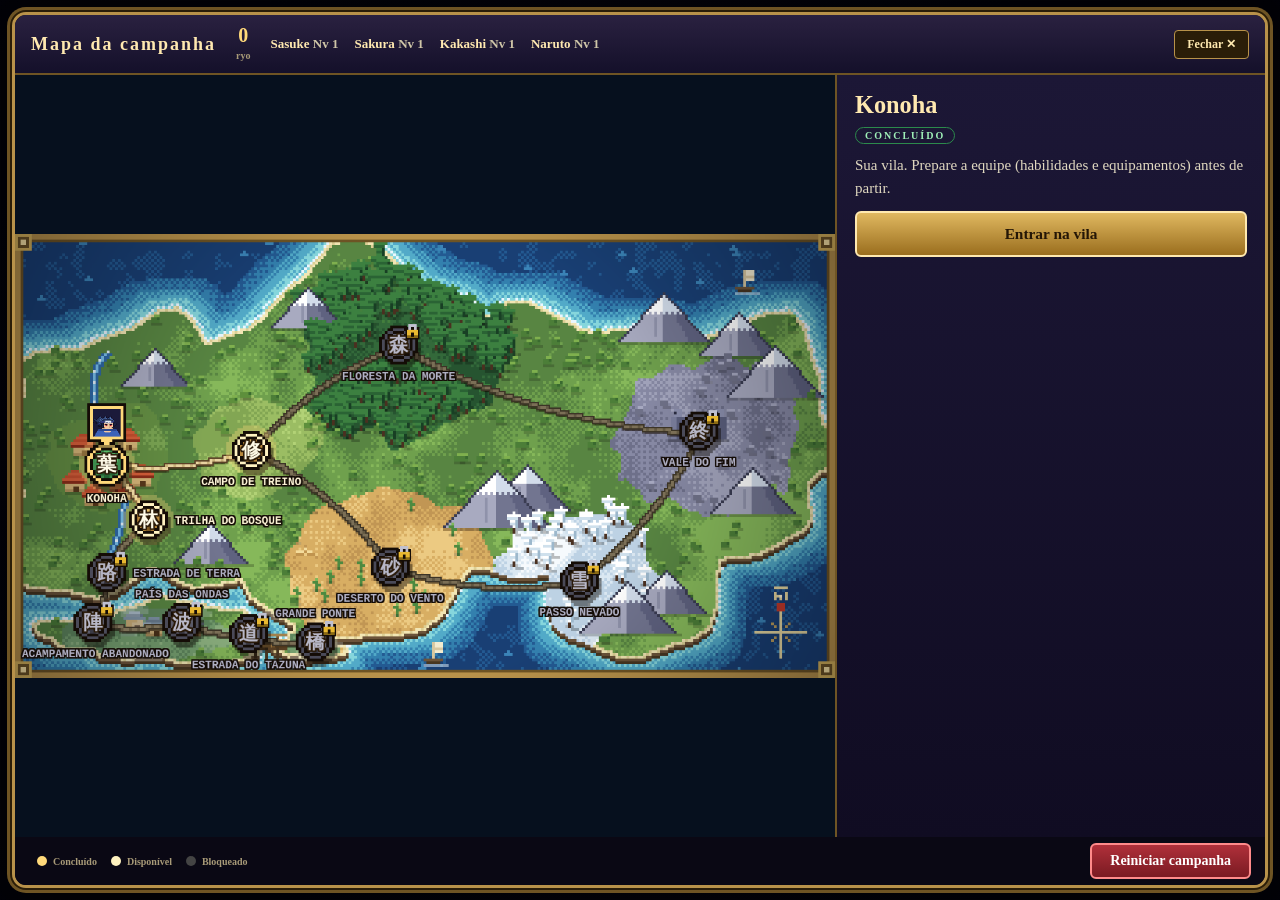
<file: naruto-demo.html>
<!doctype html>
<html lang="pt-BR">
<head>
<meta charset="utf-8">
<meta name="viewport" content="width=device-width,initial-scale=1">
<title>Naruto RPG Clash - Demo HD 3</title>
<link rel="stylesheet" href="style.css?v=mvbtd0fr">
</head>
<body>
<div id="app">
<h1>NARUTO RPG CLASH<small>DEMO DE COMBATE HD · FAN GAME</small></h1>
<div id="stage">
  <canvas id="c"></canvas>
  <div class="hud">
    <div class="pl"><canvas class="pt" id="ptS" width="96" height="96"></canvas><div class="inf"><b>SASUKE UCHIHA<i class="kaw" id="kawS" title="Kawarimi pronto: o próximo golpe será evitado">変わり身</i></b>
      <div class="row"><label>HP</label><div class="bar hp"><i class="ghost" id="hpSg" style="width:100%"></i><i class="v" id="hpS" style="width:100%"></i><span class="num" id="hpSn">100</span></div></div>
      <div class="row"><label>CK</label><div class="bar ck"><i class="v" id="ckS" style="width:100%"></i><span class="num" id="ckSn">100</span></div></div></div></div>
    <div class="vs">VS</div>
    <canvas id="ptK" width="96" height="96" hidden></canvas><canvas id="ptG" width="96" height="96" hidden></canvas><canvas id="ptM" width="96" height="96" hidden></canvas><canvas id="ptKa" width="96" height="96" hidden></canvas><canvas id="ptS0" width="96" height="96" hidden></canvas><div class="pl r"><canvas class="pt" id="ptN" width="96" height="96"></canvas><div class="inf"><b>NARUTO UZUMAKI<i class="kaw" id="kawN" title="Kawarimi pronto: o próximo golpe será evitado">変わり身</i></b>
      <div class="row"><label>HP</label><div class="bar hp"><i class="ghost" id="hpNg" style="width:100%"></i><i class="v" id="hpN" style="width:100%"></i><span class="num" id="hpNn">100</span></div></div>
      <div class="row"><label>CK</label><div class="bar ck"><i class="v" id="ckN" style="width:100%"></i><span class="num" id="ckNn">100</span></div></div>
      <div class="row sumrow" id="sumRow"><label>SAPO</label><div class="bar hp sm"><i class="v" id="smV" style="width:100%"></i><span class="num" id="smN">70</span></div></div></div></div>
  </div>
  <div id="banner"><div class="jp"></div><div class="nm"></div><div class="sb"></div></div>
  <div id="dmg"></div>
  <div id="ko"><b>K.O.</b><span>SASUKE VENCEU</span></div>
  <div id="speech"></div>
  <div id="toast"></div>
</div>
<div id="panel"><div id="cmdhead"></div><div id="hand"></div></div>
<div class="ctl"><button id="fsbtn">Tela cheia (F)</button><button id="rst">Resetar luta</button><button id="mute">Som: ligado</button><button id="sprbtn">Sasuke: pixel art</button><button id="nmbtn">Jogar como: Sasuke</button></div>
<div class="note">RPG de turno: escolha um comando no painel (ou tecle o número; Esc volta). Jutsu gasta chakra, Defender corta o próximo dano pela metade e Concentrar recupera chakra. Depois o Naruto contra-ataca. Quem zerar a vida do outro vence.</div>
</div>
<script src="pixel/pixgrid.js?v=mvbtd0fr"></script><script src="pixel/sasuke.js?v=mvbtd0fr"></script><script src="pixel/sasuke-guard.js?v=mvbtd0fr"></script><script src="pixel/sasuke-poses.js?v=mvbtd0fr"></script><script src="pixel/sasuke-idle.js?v=mvbtd0fr"></script><script src="pixel/sasuke-run.js?v=mvbtd0fr"></script><script src="pixel/sasuke-throw.js?v=mvbtd0fr"></script><script src="pixel/sasuke-between.js?v=mvbtd0fr"></script><script src="pixel/naruto.js?v=mvbtd0fr"></script><script src="pixel/naruto-bent.js?v=mvbtd0fr"></script><script src="pixel/naruto-fours.js?v=mvbtd0fr"></script><script src="pixel/naruto-run.js?v=mvbtd0fr"></script><script src="pixel/breath.js?v=mvbtd0fr"></script><script src="pixel/gamabunta.js?v=mvbtd0fr"></script><script src="pixel/sasuke-lv2.js?v=mvbtd0fr"></script><script src="pixel/sakura.js?v=mvbtd0fr"></script><script src="pixel/comuns.js?v=mvbtd0fr"></script><script src="pixel/itens.js?v=mvbtd0fr"></script><script src="pixel/kirigakure.js?v=mvbtd0fr"></script><script src="pixel/kakashi.js?v=mvbtd0fr"></script><script src="pixel/ninken.js?v=mvbtd0fr"></script>
<script src="js/00-data.js?v=mvbtd0fr"></script><script src="js/01-core.js?v=mvbtd0fr"></script>
<script src="js/02-characters.js?v=mvbtd0fr"></script>
<script src="js/03-sprites.js?v=mvbtd0fr"></script>
<script src="js/04-scenery.js?v=mvbtd0fr"></script>
<script src="js/05-poses.js?v=mvbtd0fr"></script>
<script src="js/06-attacks-basic.js?v=mvbtd0fr"></script>
<script src="js/07-soushuken.js?v=mvbtd0fr"></script>
<script src="js/08-mechanics.js?v=mvbtd0fr"></script>
<script src="js/09-curse-seal.js?v=mvbtd0fr"></script>
<script src="js/10-copy-jutsu.js?v=mvbtd0fr"></script>
<script src="js/11-kyubi.js?v=mvbtd0fr"></script>
<script src="js/12-state.js?v=mvbtd0fr"></script>
<script src="js/13-audio.js?v=mvbtd0fr"></script>
<script src="js/14-fx.js?v=mvbtd0fr"></script>
<script src="js/15-render.js?v=mvbtd0fr"></script>
<script src="js/16-commands.js?v=mvbtd0fr"></script><script src="js/17-skilltree.js?v=mvbtd0fr"></script><script src="js/18-inventory.js?v=mvbtd0fr"></script><script src="js/18b-map-art.js?v=mvbtd0fr"></script><script src="js/19-map.js?v=mvbtd0fr"></script><script src="js/20-sakura.js?v=mvbtd0fr"></script><script src="js/21-kakashi.js?v=mvbtd0fr"></script><script src="js/22-demonios.js?v=mvbtd0fr"></script><script src="js/23-gacha.js?v=mvbtd0fr"></script><script src="js/24-fase.js?v=mvbtd0fr"></script><script src="js/25-vila.js?v=mvbtd0fr"></script><script src="js/26-comuns.js?v=mvbtd0fr"></script><script src="js/27-konoha.js?v=mvbtd0fr"></script><script src="js/28-loja.js?v=mvbtd0fr"></script>
</body>
</html>
</file>
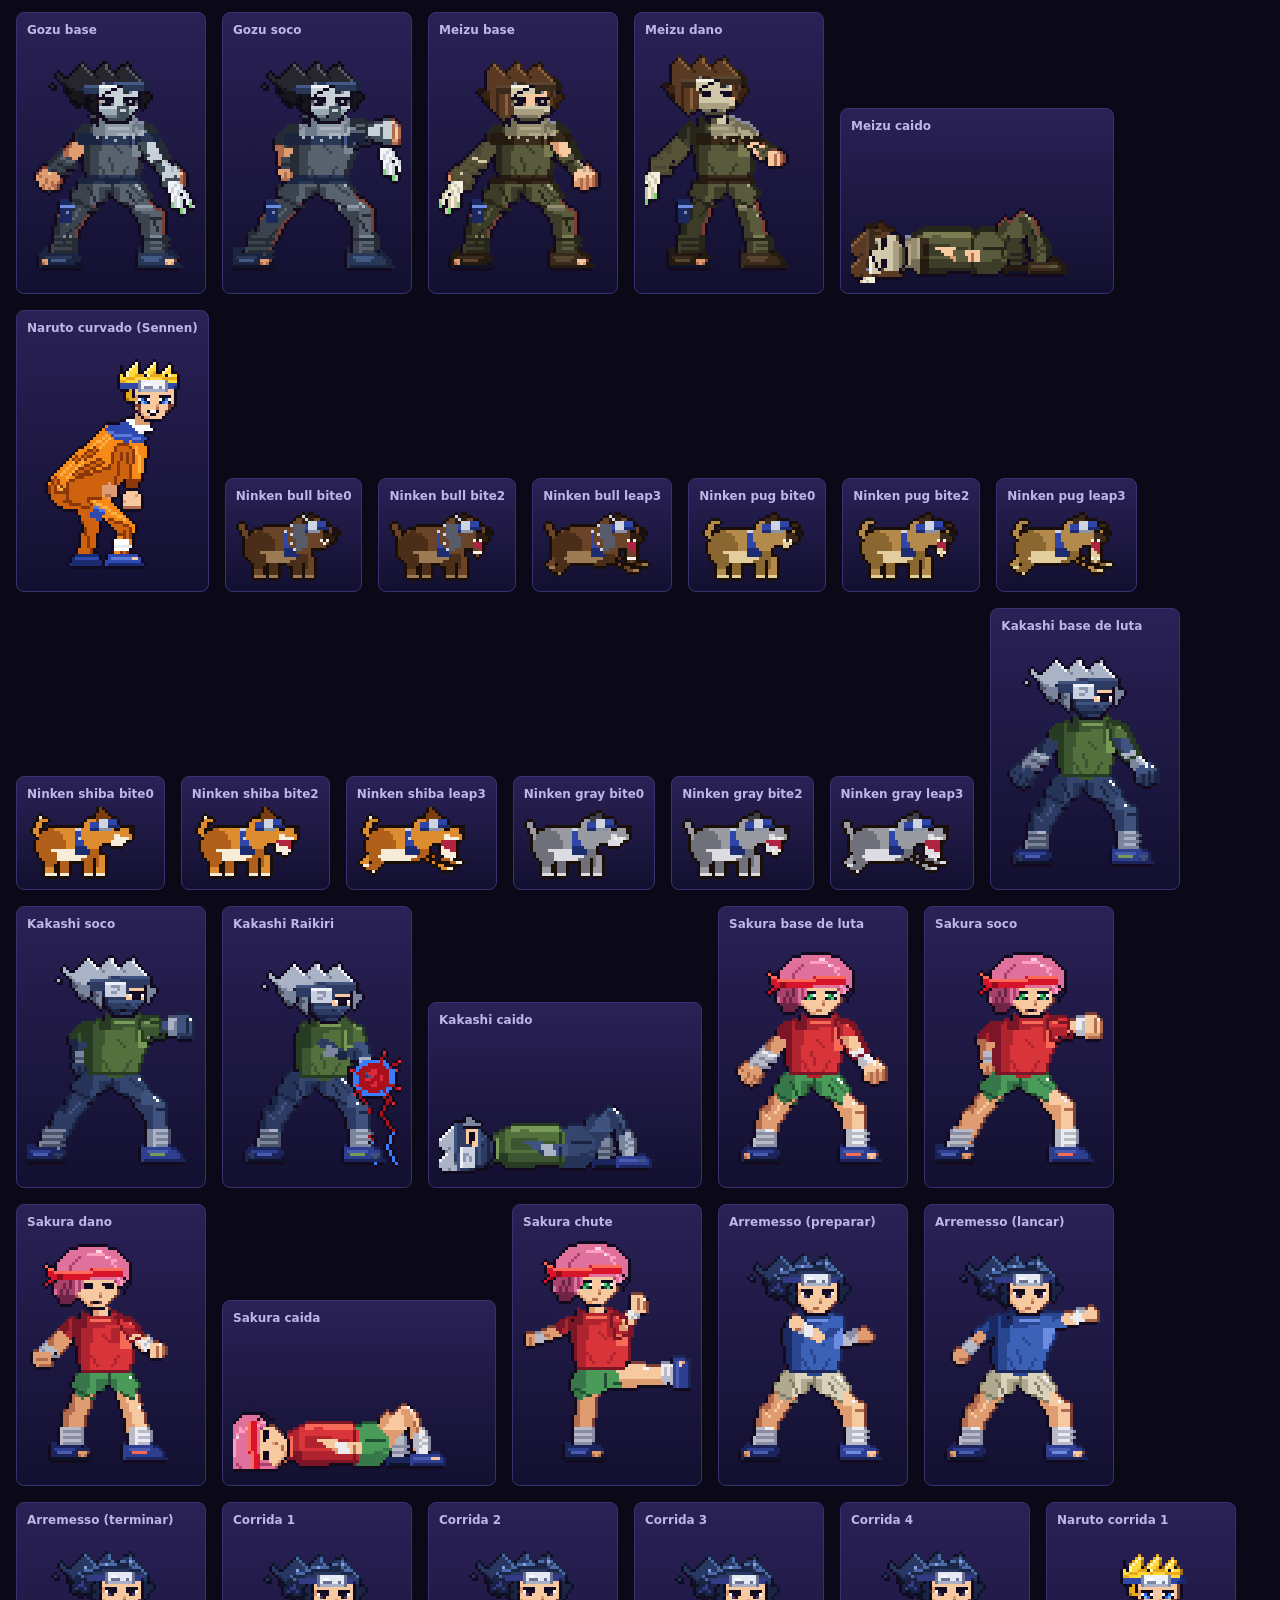
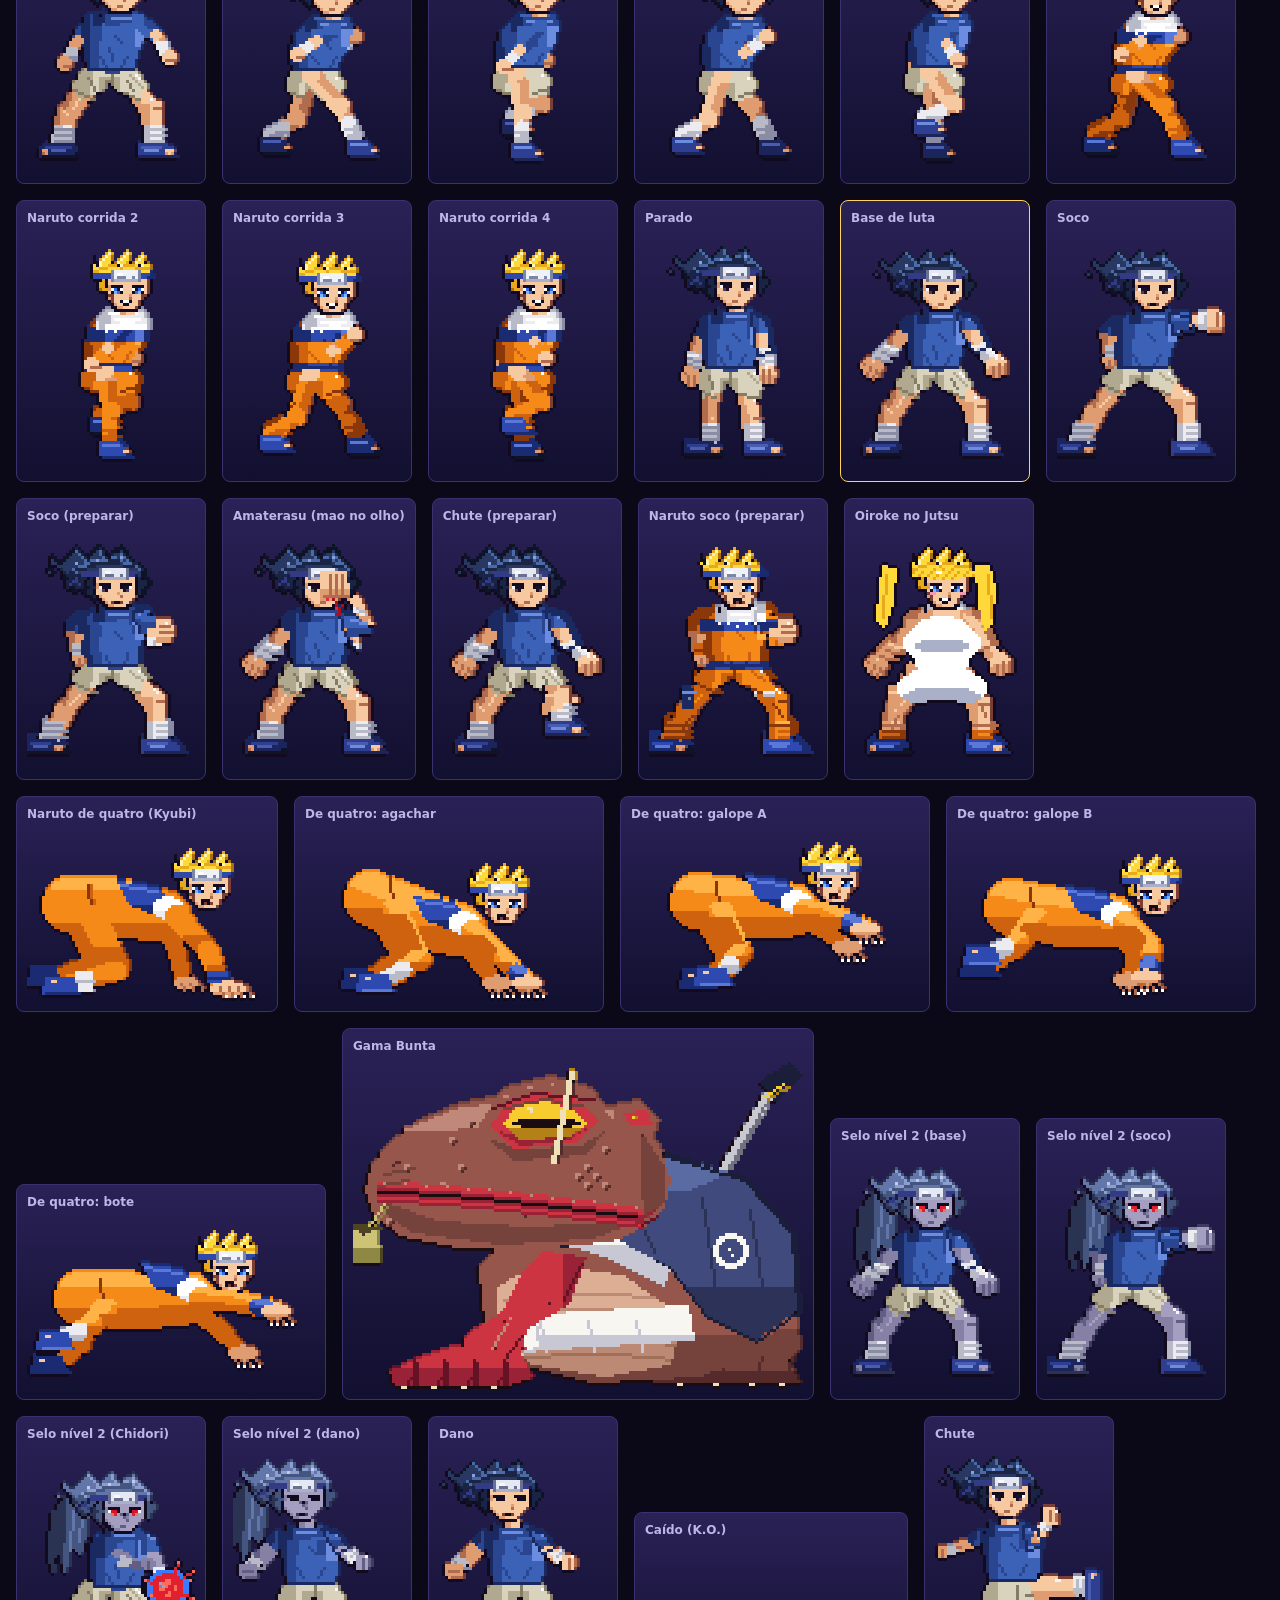
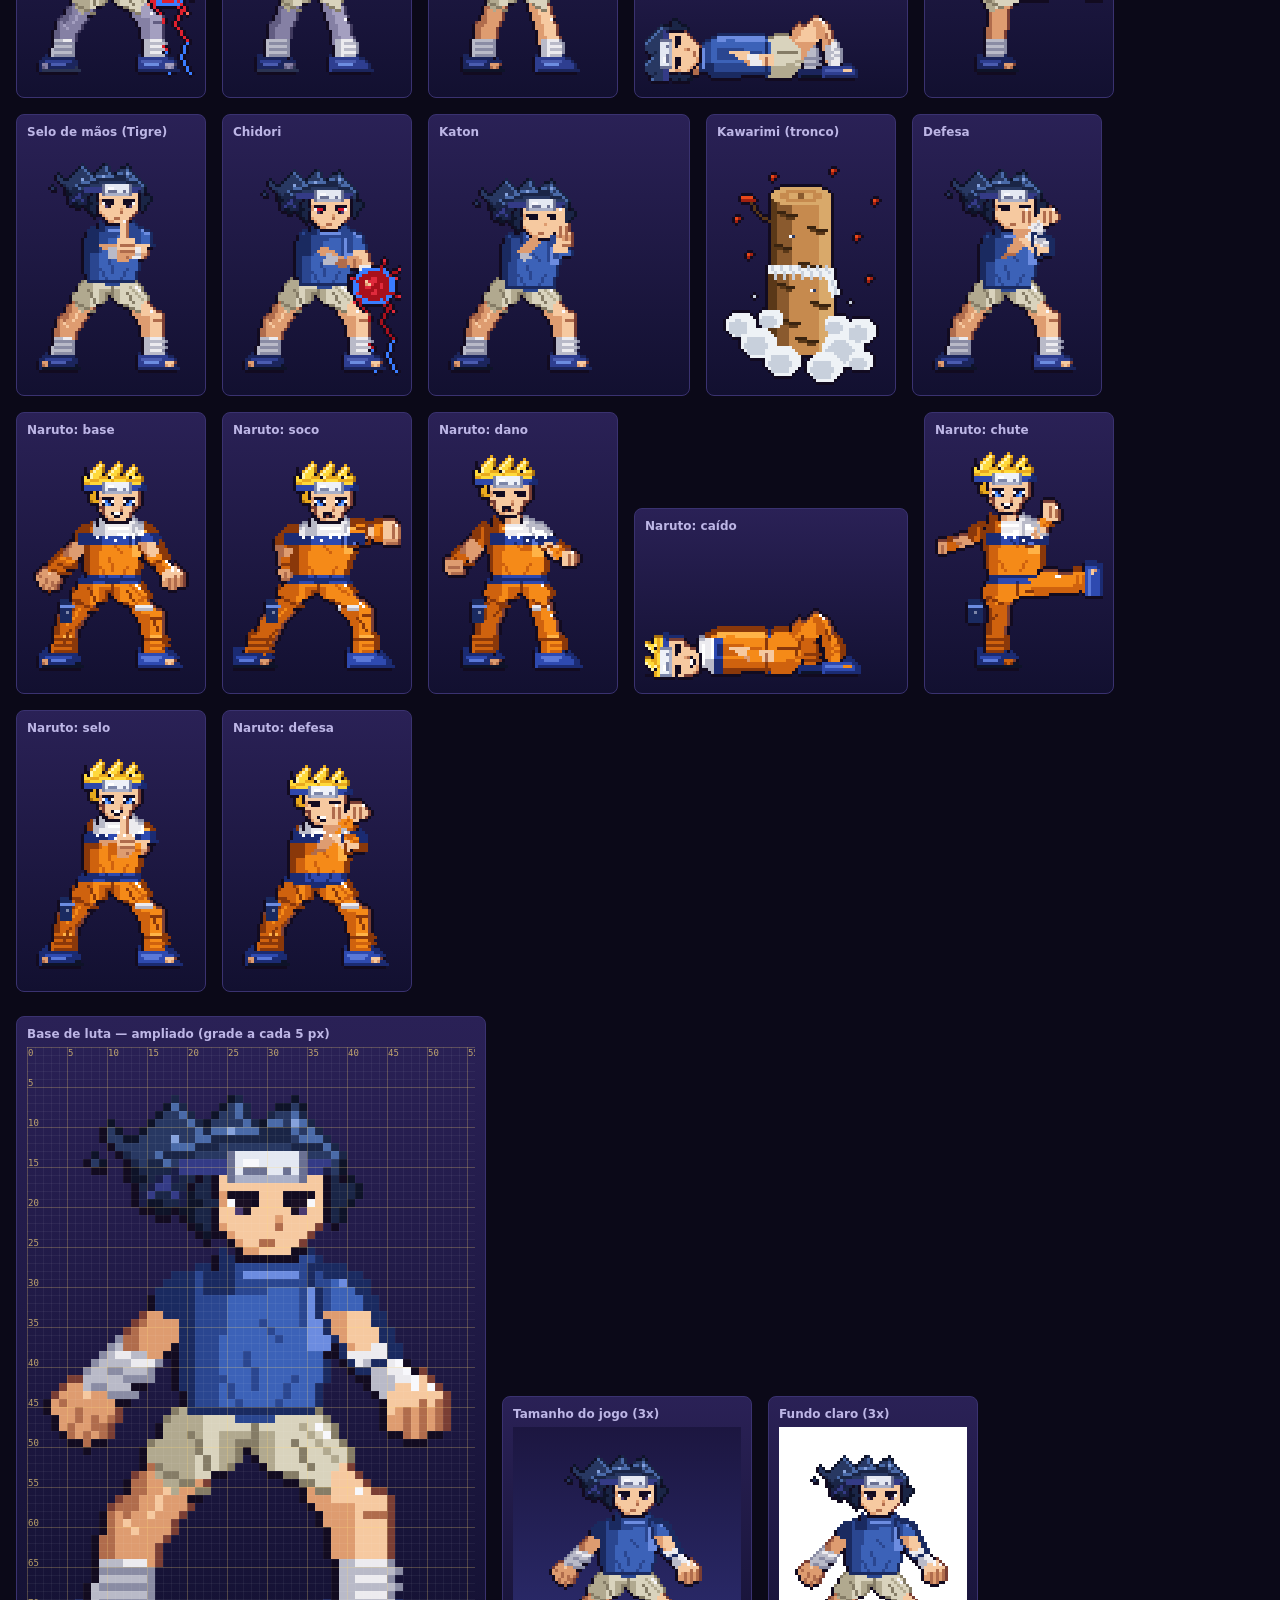
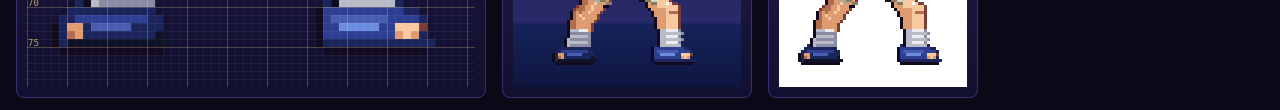
<file: pixel/view.html>
<!doctype html>
<html lang="pt-br"><head><meta charset="utf-8"><title>Sprites em pixel art</title>
<style>
body{margin:0;background:#0b0918;color:#e8e4ff;font-family:system-ui,sans-serif}
.row{display:flex;gap:16px;padding:12px 16px;align-items:flex-end;flex-wrap:wrap}
.card{background:linear-gradient(#2a2156,#121030);border:1px solid #3a3270;border-radius:8px;padding:10px;cursor:pointer}
.card.sel{border-color:#ffd25a}
.card b{display:block;font-size:12px;margin-bottom:6px;color:#bdb6e6}
canvas{image-rendering:pixelated;display:block}
</style></head><body>
<div class="row" id="all"></div>
<div class="row">
 <div class="card" id="bigcard"><b id="bigname">Ampliado (grade a cada 5 px)</b><canvas id="big"></canvas></div>
 <div class="card"><b>Tamanho do jogo (3x)</b><canvas id="game"></canvas></div>
 <div class="card"><b>Fundo claro (3x)</b><canvas id="light"></canvas></div>
</div>
<script src="pixgrid.js"></script><script src="sasuke.js"></script><script src="sasuke-guard.js"></script><script src="sasuke-poses.js"></script><script src="sasuke-idle.js"></script><script src="sasuke-run.js"></script><script src="sasuke-throw.js"></script><script src="sasuke-between.js"></script><script src="naruto.js"></script><script src="kirigakure.js"></script><script src="naruto-bent.js"></script><script src="naruto-fours.js"></script><script src="naruto-run.js"></script><script src="breath.js"></script><script src="gamabunta.js"></script><script src="sasuke-lv2.js"></script><script src="sakura.js"></script><script src="kakashi.js"></script><script src="ninken.js"></script>
<script>
/* ?s=idle|guard|punch|hit|down escolhe a pose ampliada; clicar numa miniatura tambem troca */
const POSES={dgg:['Gozu base',()=>{NARU_SKIN=DEMON_SKIN.gozu;try{return naruGuard();}finally{NARU_SKIN=null;}},DEMON_SKIN.gozu.pal],dgp:['Gozu soco',()=>{NARU_SKIN=DEMON_SKIN.gozu;try{return naruPunch();}finally{NARU_SKIN=null;}},DEMON_SKIN.gozu.pal],dmg:['Meizu base',()=>{NARU_SKIN=DEMON_SKIN.meizu;try{return naruGuard();}finally{NARU_SKIN=null;}},DEMON_SKIN.meizu.pal],dmh:['Meizu dano',()=>{NARU_SKIN=DEMON_SKIN.meizu;try{return naruHit();}finally{NARU_SKIN=null;}},DEMON_SKIN.meizu.pal],dmd:['Meizu caido',()=>{NARU_SKIN=DEMON_SKIN.meizu;try{return naruDown();}finally{NARU_SKIN=null;}},DEMON_SKIN.meizu.pal],nbent:['Naruto curvado (Sennen)',naruBent,NAR_PAL],bullb0:['Ninken bull bite0',()=>ninkenGrid('bull','bite',0),Object.assign({},NINKEN_PAL,NINKEN_KIND.bull)],bullb2:['Ninken bull bite2',()=>ninkenGrid('bull','bite',2),Object.assign({},NINKEN_PAL,NINKEN_KIND.bull)],bulll3:['Ninken bull leap3',()=>ninkenGrid('bull','leap',3),Object.assign({},NINKEN_PAL,NINKEN_KIND.bull)],pugb0:['Ninken pug bite0',()=>ninkenGrid('pug','bite',0),Object.assign({},NINKEN_PAL,NINKEN_KIND.pug)],pugb2:['Ninken pug bite2',()=>ninkenGrid('pug','bite',2),Object.assign({},NINKEN_PAL,NINKEN_KIND.pug)],pugl3:['Ninken pug leap3',()=>ninkenGrid('pug','leap',3),Object.assign({},NINKEN_PAL,NINKEN_KIND.pug)],shibab0:['Ninken shiba bite0',()=>ninkenGrid('shiba','bite',0),Object.assign({},NINKEN_PAL,NINKEN_KIND.shiba)],shibab2:['Ninken shiba bite2',()=>ninkenGrid('shiba','bite',2),Object.assign({},NINKEN_PAL,NINKEN_KIND.shiba)],shibal3:['Ninken shiba leap3',()=>ninkenGrid('shiba','leap',3),Object.assign({},NINKEN_PAL,NINKEN_KIND.shiba)],grayb0:['Ninken gray bite0',()=>ninkenGrid('gray','bite',0),Object.assign({},NINKEN_PAL,NINKEN_KIND.gray)],grayb2:['Ninken gray bite2',()=>ninkenGrid('gray','bite',2),Object.assign({},NINKEN_PAL,NINKEN_KIND.gray)],grayl3:['Ninken gray leap3',()=>ninkenGrid('gray','leap',3),Object.assign({},NINKEN_PAL,NINKEN_KIND.gray)],kag:['Kakashi base de luta',kakashiFrom(sasukeGuard),KAK_PAL],kap:['Kakashi soco',kakashiFrom(sasukePunch),KAK_PAL],kac:['Kakashi Raikiri',kakashiFrom(sasukeChidori),KAK_PAL],kad:['Kakashi caido',kakashiFrom(sasukeDown),KAK_PAL],skg:['Sakura base de luta',sakuraFrom(sasukeGuard),SAK_PAL],skp:['Sakura soco',sakuraFrom(sasukePunch),SAK_PAL],skh:['Sakura dano',sakuraFrom(sasukeHit),SAK_PAL],skd:['Sakura caida',sakuraFrom(sasukeDown),SAK_PAL],skk:['Sakura chute',sakuraFrom(sasukeKick),SAK_PAL],tw:['Arremesso (preparar)',sasukeThrowWind,SAS2_PAL],tt:['Arremesso (lancar)',sasukeThrow,SAS2_PAL],te:['Arremesso (terminar)',sasukeThrowEnd,SAS2_PAL],r0:['Corrida 1',sasukeRun0,SAS2_PAL],r1:['Corrida 2',sasukeRun1,SAS2_PAL],r2:['Corrida 3',sasukeRun2,SAS2_PAL],r3:['Corrida 4',sasukeRun3,SAS2_PAL],nr0:['Naruto corrida 1',naruRun0,NAR_PAL],nr1:['Naruto corrida 2',naruRun1,NAR_PAL],nr2:['Naruto corrida 3',naruRun2,NAR_PAL],nr3:['Naruto corrida 4',naruRun3,NAR_PAL],idle:['Parado',sasukeIdle,SAS2_PAL],guard:['Base de luta',sasukeGuard,SAS2_PAL],punch:['Soco',sasukePunch,SAS2_PAL],pw:['Soco (preparar)',sasukePunchWind,SAS2_PAL],eh:['Amaterasu (mao no olho)',sasukeEyeHand,SAS2_PAL],kw:['Chute (preparar)',sasukeKickWind,SAS2_PAL],npw:['Naruto soco (preparar)',naruPunchWind,NAR_PAL],nsx:['Oiroke no Jutsu',naruSexy,NAR_PAL],n4:['Naruto de quatro (Kyubi)',naruFours,NAR_PAL],n4c:['De quatro: agachar',naruFourCoil,NAR_PAL],n4a:['De quatro: galope A',naruFourRunA,NAR_PAL],n4b:['De quatro: galope B',naruFourRunB,NAR_PAL],n4l:['De quatro: bote',naruFourLunge,NAR_PAL],bunta:['Gama Bunta',gamaBunta,BUNTA_PAL],l2g:['Selo nível 2 (base)',lv2From(sasukeGuard),LV2_PAL],l2p:['Selo nível 2 (soco)',lv2From(sasukePunch),LV2_PAL],l2c:['Selo nível 2 (Chidori)',lv2From(sasukeChidori),LV2_PAL],l2h:['Selo nível 2 (dano)',lv2From(sasukeHit),LV2_PAL],hit:['Dano',sasukeHit,SAS2_PAL],down:['Caído (K.O.)',sasukeDown,SAS2_PAL],kick:['Chute',sasukeKick,SAS2_PAL],seal:['Selo de mãos (Tigre)',sasukeSeal,SAS2_PAL],chidori:['Chidori',sasukeChidori,SAS2_PAL],katon:['Katon',sasukeKaton,SAS2_PAL],log:['Kawarimi (tronco)',sasukeLog,SAS2_PAL],block:['Defesa',sasukeBlock,SAS2_PAL],ng:['Naruto: base',naruGuard,NAR_PAL],np:['Naruto: soco',naruPunch,NAR_PAL],nh:['Naruto: dano',naruHit,NAR_PAL],nd:['Naruto: caído',naruDown,NAR_PAL],nk:['Naruto: chute',naruKick,NAR_PAL],ns:['Naruto: selo',naruSeal,NAR_PAL],nb:['Naruto: defesa',naruBlock,NAR_PAL]};
const built={};for(const k in POSES)built[k]=POSES[k][1]();
function show(key){
 document.querySelectorAll('#all .card').forEach(c=>c.classList.toggle('sel',c.dataset.k===key));
 const g=built[key],PAL=POSES[key][2],S=8;document.getElementById('bigname').textContent=POSES[key][0]+' — ampliado (grade a cada 5 px)';
 const big=document.getElementById('big');g.draw(big,PAL,S);
 const c=big.getContext('2d');c.lineWidth=1;
 for(let x=0;x<=g.w;x++){c.beginPath();c.moveTo(x*S+.5,0);c.lineTo(x*S+.5,g.h*S);c.strokeStyle=x%5?'rgba(255,255,255,.05)':'rgba(255,220,120,.25)';c.stroke();}
 for(let y=0;y<=g.h;y++){c.beginPath();c.moveTo(0,y*S+.5);c.lineTo(g.w*S,y*S+.5);c.strokeStyle=y%5?'rgba(255,255,255,.05)':'rgba(255,220,120,.25)';c.stroke();}
 c.fillStyle='rgba(255,220,120,.7)';c.font='9px monospace';for(let x=0;x<g.w;x+=5)c.fillText(x,x*S+1,9);for(let y=5;y<g.h;y+=5)c.fillText(y,1,y*S-1);
 const tmp=document.createElement('canvas');g.draw(tmp,PAL,1);
 const gm=document.getElementById('game');gm.width=g.w*3+60;gm.height=g.h*3+20;const gx=gm.getContext('2d');
 const sky=gx.createLinearGradient(0,0,0,gm.height);sky.addColorStop(0,'#1c1640');sky.addColorStop(.75,'#2a2a6a');sky.addColorStop(.76,'#16235a');sky.addColorStop(1,'#0e1640');gx.fillStyle=sky;gx.fillRect(0,0,gm.width,gm.height);
 gx.imageSmoothingEnabled=false;gx.drawImage(tmp,30,10,g.w*3,g.h*3);
 const lc=document.getElementById('light');lc.width=g.w*3+20;lc.height=g.h*3+20;const lx=lc.getContext('2d');lx.fillStyle='#fff';lx.fillRect(0,0,lc.width,lc.height);lx.imageSmoothingEnabled=false;lx.drawImage(tmp,10,10,g.w*3,g.h*3);
 history.replaceState(null,'','?s='+key);}
const all=document.getElementById('all');
for(const k in POSES){const d=document.createElement('div');d.className='card';d.dataset.k=k;d.innerHTML='<b>'+POSES[k][0]+'</b>';const cv=document.createElement('canvas');built[k].draw(cv,POSES[k][2],3);d.appendChild(cv);d.onclick=()=>show(k);all.appendChild(d);}
const q=new URLSearchParams(location.search).get('s');show(POSES[q]?q:'guard');
</script></body></html>
</file>
<file: style.css>
*{box-sizing:border-box}
body{margin:0;background:#07060f;color:#e9e6ff;font-family:'Trebuchet MS','Segoe UI',sans-serif;min-height:100vh}
#app{max-width:1180px;margin:0 auto;padding:14px 16px 28px}
h1{margin:4px 0 10px;font:800 16px 'Trebuchet MS',Arial,sans-serif;letter-spacing:4px;color:#eef}
h1 small{font:600 11px 'Trebuchet MS',sans-serif;color:#6d6f96;letter-spacing:1px;margin-left:12px}
#stage{position:relative;width:100%;display:flex;flex-direction:column;background:#000;border:1px solid #2a2a48;border-radius:10px;overflow:hidden}
canvas#c{display:block;width:100%;height:auto}
/* ---------- HUD de RPG: placas com retrato, nome, HP e chakra numericos ---------- */
.roleN .hud{flex-direction:row-reverse}
.hud{position:relative;order:-1;display:flex;justify-content:space-between;gap:10px;padding:6px 10px;pointer-events:none;align-items:center;background:#0c0c18;border-bottom:1px solid #2a2a48} /* faixa propria acima do cenario: nao cobre os personagens */
.pl{width:42%;display:flex;gap:8px;align-items:center;padding:0}
.pl.r{flex-direction:row-reverse;text-align:right}
.pt{width:clamp(40px,5.4vw,60px);height:clamp(40px,5.4vw,60px);border-radius:6px;border:2px solid #cfd2ea;background:#000;flex:none;image-rendering:pixelated}
.pl.r .pt{border-color:#e9a25a}
.inf{flex:1;min-width:0}
.pl b{display:block;font:800 clamp(9px,1.1vw,12px) 'Trebuchet MS',Arial,sans-serif;letter-spacing:1.5px;color:#eef;margin-bottom:3px}
.row{display:flex;align-items:center;gap:5px;margin-top:2px}.pl.r .row{flex-direction:row-reverse}
.row label{font:700 8px 'Trebuchet MS',Arial,sans-serif;color:#8d90b8;letter-spacing:.5px;width:20px;flex:none;text-align:center}
.bar{position:relative;flex:1;height:12px;background:#181830;border-radius:3px;overflow:hidden}
.bar.ck{height:5px}
.bar.sm{height:6px}
.bar i{position:absolute;left:0;top:0;bottom:0;transition:width .35s}
.bar i.ghost{background:#ffd23a;transition:width .9s .5s}
.hp i.v{background:#4cc35a}
.ck i.v{background:#3f8cff}
.sm i.v{background:#e0902a}
.bar .num{position:absolute;left:0;right:0;top:50%;transform:translateY(-50%);text-align:center;font:800 9px 'Trebuchet MS',Arial,sans-serif;color:#fff;text-shadow:0 1px 1px #000,0 0 2px #000}
.bar.ck .num{display:none}
.pl.r .bar i{left:auto;right:0}
.roleN .pl .bar i{left:auto;right:0}.roleN .pl.r .bar i{left:0;right:auto}
.roleN .pl{flex-direction:row-reverse;text-align:right}.roleN .pl .row{flex-direction:row-reverse}
.roleN .pl.r{flex-direction:row;text-align:left}.roleN .pl.r .row{flex-direction:row}
.sumrow{display:none}.sumrow.on{display:flex}.sumrow label{color:#ffb347}
.vs{font:800 12px 'Trebuchet MS',Arial,sans-serif;letter-spacing:2px;color:#6d6f96}
#banner{position:absolute;left:0;top:26%;width:100%;pointer-events:none;opacity:0;padding-left:5%}
#banner.on{animation:ban 1.7s cubic-bezier(.2,.9,.2,1) forwards}
#banner .jp{font:900 clamp(40px,9vw,112px)/1 'Yu Mincho','MS Mincho','Noto Serif JP',serif;color:#fff;text-shadow:0 0 14px var(--bc),0 0 34px var(--bc),4px 4px 0 #000;transform:skewX(-8deg);display:inline-block}
#banner .nm{font:900 italic clamp(16px,3vw,36px) 'Arial Black',Impact,sans-serif;letter-spacing:4px;color:var(--bc);text-shadow:0 3px 0 #000,0 0 12px var(--bc);margin-top:2px;padding-left:6px}
#banner .sb{font:700 clamp(10px,1.4vw,16px) 'Trebuchet MS',sans-serif;color:#cfd6ff;letter-spacing:3px;text-transform:uppercase;padding-left:8px;text-shadow:0 2px 0 #000}
@keyframes ban{0%{opacity:0;transform:translateX(-80px)}12%{opacity:1;transform:translateX(0)}78%{opacity:1;transform:translateX(18px)}100%{opacity:0;transform:translateX(70px)}}
#dmg{position:absolute;left:70%;top:34%;font:900 italic clamp(30px,6vw,80px) 'Arial Black',Impact,sans-serif;color:#fff35a;-webkit-text-stroke:3px #000;paint-order:stroke fill;text-shadow:0 5px 0 #b02a00;opacity:0;pointer-events:none}
#dmg.on{animation:dm 1.3s ease-out forwards}
@keyframes dm{0%{opacity:0;transform:scale(2.4) translateY(10px)}12%{opacity:1;transform:scale(1) translateY(0)}70%{opacity:1;transform:translateY(-28px)}100%{opacity:0;transform:translateY(-48px)}}
#ko{position:absolute;left:0;right:0;top:30%;text-align:center;pointer-events:none;opacity:0}
#ko.on{animation:koa 3.2s ease-out forwards}
#ko b{display:block;font:900 italic clamp(60px,14vw,170px)/1 'Arial Black',Impact,sans-serif;color:#ff3b2e;-webkit-text-stroke:5px #000;paint-order:stroke fill;text-shadow:0 8px 0 #7a0a00,0 0 40px #ff3b2e}
#ko span{display:block;font:900 italic clamp(14px,3vw,34px) 'Arial Black',sans-serif;letter-spacing:6px;color:#fff;text-shadow:0 3px 0 #000,0 0 14px #7fd4ff;margin-top:6px}
@keyframes koa{0%{opacity:0;transform:scale(2.6)}10%{opacity:1;transform:scale(1)}16%{transform:scale(1.06)}22%{transform:scale(1)}85%{opacity:1}100%{opacity:.0;transform:scale(1)}}
#toast{position:absolute;left:50%;bottom:10px;transform:translateX(-50%);background:#000c;border:1px solid #6a5fb0;padding:6px 14px;border-radius:20px;font-size:13px;opacity:0;transition:opacity .25s;pointer-events:none}
#toast.on{opacity:1}
#speech{position:absolute;left:31%;top:18%;transform:translate(-50%,6px) scale(.8);background:#fff;color:#111;border:3px solid #000;border-radius:14px;padding:8px 16px;font:900 italic clamp(12px,2vw,24px) 'Arial Black',sans-serif;opacity:0;pointer-events:none;transition:opacity .18s,transform .18s;z-index:6;white-space:normal;width:max-content;max-width:64%;text-align:center;line-height:1.12}
#speech:after{content:'';position:absolute;left:var(--tl,34px);margin-left:-9px;bottom:-15px;border:9px solid transparent;border-top:12px solid #000;border-bottom:0}
#speech.on{opacity:1;transform:translate(-50%,0) scale(1)}
/* ---------- painel de comandos de RPG ---------- */
#panel{margin-top:12px;background:#0c0c18;border:1px solid #2a2a48;border-radius:10px;overflow:hidden}
#cmdhead{display:flex;align-items:center;gap:10px;padding:8px 14px;border-bottom:1px solid #2a2a48;font:800 12px 'Trebuchet MS',Arial,sans-serif;letter-spacing:2px;color:#eef;text-transform:uppercase}
#cmdhead span{margin-left:auto;font:600 11px 'Trebuchet MS',sans-serif;letter-spacing:.5px;color:#7d80a8;text-transform:none}
#cmdhead .back{pointer-events:auto;cursor:pointer;background:#232346;color:#fff;border:1px solid #5a5a9a;border-radius:6px;padding:5px 12px;font:800 12px 'Trebuchet MS',Arial,sans-serif;letter-spacing:.5px}
#cmdhead .back:hover{background:#34346a}
#cmdhead .back small{opacity:.6;font-weight:600;margin-left:4px}
#hand{display:grid;grid-template-columns:repeat(auto-fill,minmax(250px,1fr));gap:8px;padding:10px}
#hand .cmd{display:grid;grid-template-columns:28px 1fr auto;align-items:center;gap:10px;min-width:0;background:#15152a;border:1px solid #2a2a48;border-left:4px solid var(--cc,#7fd4ff);border-radius:7px;padding:8px 10px;cursor:pointer;transition:background .12s,border-color .12s;user-select:none;color:#eae6ff;text-align:left}
#hand .cmd:hover:not(:disabled){background:#1f1f3c;border-color:var(--cc,#7fd4ff)}
#hand .cmd:disabled{opacity:.38;cursor:default}
#hand .cmd .ic{width:24px;height:24px;border-radius:5px;background:#0a0a16;color:var(--cc,#7fd4ff);display:grid;place-items:center;font:800 12px 'Trebuchet MS',Arial,sans-serif}
#hand .cmd .tx{min-width:0}
#hand .cmd .tx b{display:block;font:800 13px 'Trebuchet MS',Arial,sans-serif;color:#fff;line-height:1.2}
#hand .cmd .tx small{display:block;margin-top:2px;font:400 11px/1.3 system-ui,sans-serif;color:#8f93bd}
#hand .cmd .cost{border-radius:5px;padding:2px 7px;background:#12284e;font:800 12px 'Trebuchet MS',Arial,sans-serif;color:#cfe8ff;text-align:center;line-height:1.1}
#hand .cmd .cost em{display:block;font:700 8px 'Trebuchet MS',sans-serif;letter-spacing:1px;color:#7fb4ff;font-style:normal}
.ctl{display:flex;justify-content:center;gap:10px;margin-top:16px;font-size:13px}
.ctl button{background:#1a1536;color:#cfc9ff;border:1px solid #5a4fa0;border-radius:6px;padding:6px 14px;cursor:pointer;font:inherit}
.ctl button:hover{background:#2a2350}
.note{text-align:center;color:#7d78a8;font-size:12px;margin-top:10px}
.kaw{display:none;margin-left:6px;padding:0 5px;font:800 9px 'Trebuchet MS',sans-serif;font-style:normal;letter-spacing:.5px;color:#2a1a08;background:#c9b27a;border-radius:3px;vertical-align:middle;text-shadow:none}
.kaw.on{display:inline-block}

#hand .cmd .tx b .el{font-style:normal;font:700 9px 'Trebuchet MS',Arial,sans-serif;letter-spacing:.5px;margin-left:8px;padding:1px 6px;border-radius:9px;color:var(--ec);border:1px solid var(--ec);vertical-align:middle;text-transform:uppercase}
/* ---------- arvore de habilidades (estilo RPG: medalhoes, linhas de energia, moldura dourada) ---------- */
#tree{position:fixed;inset:0;z-index:50;background:radial-gradient(#0a0a1acc,#020208f2);display:flex;align-items:center;justify-content:center;padding:12px}
#tree[hidden]{display:none}
#tree .tbox{width:min(1320px,96vw);height:min(840px,94vh);display:flex;flex-direction:column;background:radial-gradient(ellipse at 40% 30%,#1a1634,#0b0a18 70%);border:3px solid #b8924a;border-radius:14px;box-shadow:0 0 0 2px #2a1d08,0 0 0 5px #6e5424,0 0 50px #000;overflow:hidden}
#tree .thead{display:flex;align-items:center;gap:18px;padding:10px 16px;background:linear-gradient(#2a2140,#14102a);border-bottom:2px solid #6e5424;flex-wrap:wrap}
#tree .tabs{display:flex;gap:6px}
#tree .tab{background:#1a1630;color:#b9a97a;border:1px solid #6e5424;border-radius:4px;padding:6px 16px;font:700 13px Georgia,'Times New Roman',serif;cursor:pointer;letter-spacing:1px}
#tree .tab.on{background:linear-gradient(#6e5424,#3f300f);color:#ffe9b0;border-color:#e0b860}
#tree .lvl{display:flex;flex-direction:column;gap:3px;min-width:160px}
#tree .lvl b{font:700 15px Georgia,serif;color:#ffe9b0}
#tree .xp{height:8px;background:#0a0814;border:1px solid #6e5424;border-radius:4px;overflow:hidden}
#tree .xp i{display:block;height:100%;background:linear-gradient(#ffd97a,#c8801e)}
#tree .lvl small,#tree .pts small{color:#a89a78;font:600 10px Georgia,serif}
#tree .pts{text-align:center}#tree .pts b{display:block;font:700 24px Georgia,serif;color:#9ff0b8;line-height:1;text-shadow:0 0 10px #3fd070}
#tree .x{margin-left:auto;background:#2a1d08;color:#ffe9b0;border:1px solid #b8924a;border-radius:4px;padding:6px 12px;font:700 12px Georgia,serif;cursor:pointer}
#tree .tmain{display:flex;flex:1;min-height:0}#tree .tscroll{overflow:auto;flex:1;min-width:0}
#tree .tcanvas{position:relative;margin:0 auto}
#tree svg{position:absolute;left:0;top:0;pointer-events:none}
#tree svg path{fill:none;stroke:#3a3452;stroke-width:4;stroke-linecap:round}
#tree svg path.open{stroke:#b8924a;stroke-dasharray:2 7}
#tree svg path.on{stroke:#ffd97a;filter:drop-shadow(0 0 4px #ffb400)}
#tree .bh{position:absolute;top:14px;text-align:center;font:700 13px Georgia,serif;letter-spacing:3px;color:#b8924a;text-transform:uppercase}
#tree .bh:after{content:'';display:block;margin:6px auto 0;width:40px;height:2px;background:linear-gradient(90deg,transparent,#b8924a,transparent)}
#tree .nd{position:absolute;display:flex;flex-direction:column;align-items:center;gap:5px;background:none;border:0;padding:0;cursor:pointer;color:#e8e0c8}
#tree .nd b{font:700 12px Georgia,serif;text-align:center;line-height:1.15;max-width:118px;text-shadow:0 1px 3px #000}
#tree .orb{position:relative;width:70px;height:70px;border-radius:50%;display:grid;place-items:center;background:radial-gradient(circle at 35% 30%,color-mix(in srgb,var(--ec) 55%,#fff 10%),color-mix(in srgb,var(--ec) 40%,#0a0814) 60%,#0a0814);border:4px solid #6e5424;box-shadow:inset 0 0 14px #000,0 4px 10px #000;transition:transform .12s}
#tree .nd:hover .orb{transform:scale(1.08)}
#tree .gl{font:700 30px 'Yu Mincho','MS Mincho','Noto Serif JP',serif;color:#fff;text-shadow:0 0 8px var(--ec),0 2px 0 #000}
#tree .lv{position:absolute;right:-4px;bottom:-4px;min-width:22px;height:22px;border-radius:11px;background:#14102a;border:2px solid #6e5424;color:#ffe9b0;font:700 11px Georgia,serif;display:grid;place-items:center;font-style:normal}
#tree .nd.got .orb{border-color:#ffd97a;box-shadow:inset 0 0 14px #000,0 0 14px #ffb400aa}
#tree .nd.can .orb{border-color:#ffd97a;animation:orbp 1.4s ease-in-out infinite}
#tree .nd.can .lv{border-color:#ffd97a;background:#4a3508}
#tree .nd.lock .orb{filter:grayscale(.85) brightness(.5)}
#tree .nd.lock b{opacity:.55}
#tree .nd.sel .orb{outline:3px solid #fff;outline-offset:3px}
@keyframes orbp{0%,100%{box-shadow:inset 0 0 14px #000,0 0 6px #ffb40066}50%{box-shadow:inset 0 0 14px #000,0 0 22px #ffb400}}
#tree .tdev{display:flex;gap:8px;padding:6px 14px;background:#0a0814;justify-content:flex-end}
#tree .tdev button{background:transparent;color:#6d6f96;border:1px dashed #3a3a60;border-radius:4px;padding:3px 9px;font:600 10px Georgia,serif;cursor:pointer}
#tree .tside{width:400px;flex:none;overflow:auto;padding:16px 18px;border-left:2px solid #6e5424;background:linear-gradient(#1c1736,#100c22)}
#tree .pv{position:relative;border:2px solid #6e5424;border-radius:8px;background:#000;overflow:hidden;aspect-ratio:16/9}
#tree .pv canvas{display:block;width:100%;height:100%}
#tree .pvmsg{display:grid;place-items:center;height:100%;color:#a89a78;font:600 12px Georgia,serif;text-align:center;padding:10px}
#tree .pvtag{position:absolute;left:8px;top:6px;font:700 9px Georgia,serif;letter-spacing:2px;color:#ffe9b0;background:#000a;padding:2px 6px;border-radius:3px}
#tree .tside h3{margin:14px 0 6px;font:700 22px Georgia,serif;color:#ffe9b0}
#tree .chips{display:flex;gap:6px;margin-bottom:10px}#tree .chips .el{margin:0}
#tree .desc{margin:0 0 6px;font:400 14px/1.45 Georgia,serif;color:#e0d8c0}
#tree .tipo{margin:0 0 12px;font:italic 12px Georgia,serif;color:#a89a78}
#tree .stats{display:grid;grid-template-columns:repeat(4,1fr);gap:6px;margin-bottom:10px}
#tree .stats div{background:#0a0814;border:1px solid #3a2f14;border-radius:6px;padding:6px 4px;text-align:center}
#tree .stats small{display:block;font:600 9px Georgia,serif;color:#a89a78;text-transform:uppercase;letter-spacing:.5px}
#tree .stats b{font:700 15px Georgia,serif;color:#ffe9b0}
#tree .elx{display:flex;flex-direction:column;gap:3px;margin-bottom:10px;font:600 12px Georgia,serif;color:#a89a78}
#tree .elx .g{color:#9ff0b8}#tree .elx .r{color:#ff9a8a}
#tree .req small{font:600 10px Georgia,serif;color:#a89a78;text-transform:uppercase;letter-spacing:1px}
#tree .req ul{list-style:none;margin:4px 0 14px;padding:0;font:600 12px Georgia,serif}
#tree .req li:before{content:'● ';font-size:9px}#tree .req li.y{color:#9ff0b8}#tree .req li.n{color:#ff9a8a}
#tree .act{margin-top:4px}
#tree .tdev .lg{margin-right:auto;font:600 10px Georgia,serif;color:#a89a78;display:flex;align-items:center;gap:6px}
#tree .tdev .lg i{display:inline-block;width:10px;height:10px;border-radius:50%;margin-left:8px}
#tree .tdev .lg .a{background:#ffd97a}#tree .tdev .lg .b{background:#3fd070}#tree .tdev .lg .c{background:#444}

/* ---------- equipamentos e mochila ---------- */
#inv{position:fixed;inset:0;z-index:50;background:radial-gradient(#0a0a1acc,#020208f2);display:flex;align-items:center;justify-content:center;padding:12px}
#inv[hidden]{display:none}
#inv .ibox{width:min(1180px,96vw);height:min(760px,94vh);display:flex;flex-direction:column;background:radial-gradient(ellipse at 40% 30%,#1a1634,#0b0a18 70%);border:3px solid #b8924a;border-radius:14px;box-shadow:0 0 0 2px #2a1d08,0 0 0 5px #6e5424,0 0 50px #000;overflow:hidden}
#inv .thead{display:flex;align-items:center;gap:18px;padding:10px 16px;background:linear-gradient(#2a2140,#14102a);border-bottom:2px solid #6e5424}
#inv .tabs{display:flex;gap:6px}
#inv .tab{background:#1a1630;color:#b9a97a;border:1px solid #6e5424;border-radius:4px;padding:6px 16px;font:700 13px Georgia,serif;cursor:pointer;letter-spacing:1px}
#inv .tab.on{background:linear-gradient(#6e5424,#3f300f);color:#ffe9b0;border-color:#e0b860}
#inv .ryo{text-align:center;margin-left:12px}#inv .ryo b{display:block;font:700 22px Georgia,serif;color:#ffd97a;line-height:1}#inv .ryo small{color:#a89a78;font:600 10px Georgia,serif}
#inv .x{margin-left:auto;background:#2a1d08;color:#ffe9b0;border:1px solid #b8924a;border-radius:4px;padding:6px 12px;font:700 12px Georgia,serif;cursor:pointer}
#inv .imain{display:flex;flex:1;min-height:0}
#inv .ileft{width:430px;flex:none;padding:16px 18px;border-right:2px solid #6e5424;overflow:auto;background:linear-gradient(#1c1736,#100c22)}
#inv .who{display:flex;align-items:center;gap:14px;margin-bottom:14px}
#inv .who canvas{width:84px;height:84px;border:3px solid #b8924a;border-radius:8px;image-rendering:pixelated;background:#000}
#inv .who h3{margin:0;font:700 20px Georgia,serif;color:#ffe9b0}#inv .who small{color:#a89a78;font:600 12px Georgia,serif}
#inv .slots{display:flex;flex-direction:column;gap:8px;margin-bottom:14px}
#inv .slot{position:relative;display:flex;align-items:center;gap:12px;text-align:left;background:#0e0c1e;border:2px solid var(--rc);border-radius:8px;padding:8px 12px;cursor:pointer;color:#e8e0c8}
#inv .slot:hover{background:#171432}
#inv .slot .si{width:46px;height:46px;border-radius:50%;display:grid;place-items:center;background:radial-gradient(circle at 35% 30%,#3a3050,#0a0814);border:2px solid var(--rc);font:700 24px 'Yu Mincho','MS Mincho',serif;color:#fff}
#inv .slot:not(.full) .si{color:#6e5424;font-size:22px}
#inv .slot small{display:block;font:600 10px Georgia,serif;color:#a89a78;text-transform:uppercase;letter-spacing:1px}
#inv .slot b{display:block;font:700 14px Georgia,serif;color:#fff}#inv .slot em{display:block;font:italic 11px Georgia,serif;color:#9ff0b8;font-style:normal}
#inv .slot .rm{position:absolute;right:10px;top:8px;color:#a89a78;font-style:normal;font-size:12px}
#inv .sum{background:#0a0814;border:1px solid #3a2f14;border-radius:8px;padding:10px 14px}
#inv h5{margin:0 0 8px;font:700 11px Georgia,serif;color:#b8924a;text-transform:uppercase;letter-spacing:2px}
#inv .sum .row{display:flex;justify-content:space-between;padding:3px 0;font:600 13px Georgia,serif;color:#cfc6a8;border-bottom:1px solid #1c1730}
#inv .sum .row b{color:#ffe9b0}#inv .sum .row i{font-style:normal;font-weight:700}#inv .up{color:#9ff0b8}#inv .dn{color:#ff9a8a}
#inv .iright{flex:1;min-width:0;display:flex;flex-direction:column;padding:16px 18px}
#inv .grid{display:grid;grid-template-columns:repeat(auto-fill,minmax(150px,1fr));gap:10px;overflow:auto;flex:1;align-content:start}
#inv .it{position:relative;display:flex;flex-direction:column;align-items:center;gap:3px;background:#0e0c1e;border:2px solid var(--rc);border-radius:10px;padding:12px 6px 8px;cursor:pointer;color:#e8e0c8}
#inv .it:hover{background:#171432}#inv .it.sel{outline:3px solid #fff;outline-offset:2px}#inv .it.no{opacity:.4}
#inv .it .gi{width:50px;height:50px;border-radius:50%;display:grid;place-items:center;background:radial-gradient(circle at 35% 30%,#3a3050,#0a0814);border:2px solid var(--rc);font:700 26px 'Yu Mincho','MS Mincho',serif;color:#fff;margin-bottom:3px}
#inv .it b{font:700 12px Georgia,serif;text-align:center;line-height:1.15}#inv .it small{font:600 10px Georgia,serif;color:#a89a78}
#inv .it .qt{position:absolute;right:8px;top:6px;font:700 12px Georgia,serif;color:#ffd97a;font-style:normal}
#inv .idet{display:flex;align-items:center;gap:14px;border-top:2px solid #6e5424;margin-top:12px;padding-top:12px;min-height:100px}
#inv .idet h4{margin:0 0 2px;font:700 17px Georgia,serif}#inv .idet small,#inv .hint{color:#a89a78;font:600 11px Georgia,serif;margin:0}
#inv .idet p{margin:5px 0 0;font:400 13px Georgia,serif;color:#cfc6a8}#inv .idet .eff{color:#9ff0b8;font-weight:600}
#inv .dtx{flex:1}
#inv .learn{background:linear-gradient(#e0b860,#9a6e1e);color:#241606;border:2px solid #ffe9b0;border-radius:6px;padding:9px 18px;font:700 14px Georgia,serif;cursor:pointer}
#inv .why{color:#e8b050;font:700 12px Georgia,serif}#inv .why.lock{margin:10px 0 0}
#inv .tdev{display:flex;gap:8px;padding:6px 14px;background:#0a0814;justify-content:flex-end}
#inv .tdev button{background:transparent;color:#6d6f96;border:1px dashed #3a3a60;border-radius:4px;padding:3px 9px;font:600 10px Georgia,serif;cursor:pointer}

/* ---------- mapa da campanha ---------- */
#map{position:fixed;inset:0;z-index:60;background:radial-gradient(#0a0a1acc,#020208f2);display:flex;align-items:center;justify-content:center;padding:12px}
#map[hidden]{display:none}
#map .mbox{width:min(1380px,98vw);height:min(800px,96vh);display:flex;flex-direction:column;background:#0b0a18;border:3px solid #b8924a;border-radius:14px;box-shadow:0 0 0 2px #2a1d08,0 0 0 5px #6e5424,0 0 50px #000;overflow:hidden}
#map .thead{display:flex;align-items:center;gap:20px;padding:10px 16px;background:linear-gradient(#2a2140,#14102a);border-bottom:2px solid #6e5424}
#map .thead h2{margin:0;font:700 18px Georgia,serif;color:#ffe9b0;letter-spacing:2px}
#map .ryo{text-align:center}#map .ryo b{display:block;font:700 20px Georgia,serif;color:#ffd97a;line-height:1}#map .ryo small{color:#a89a78;font:600 10px Georgia,serif}
#map .ptl{display:flex;gap:16px;font:600 13px Georgia,serif;color:#cfc6a8}#map .ptl b{color:#ffe9b0}#map .ptl i{font-style:normal;color:#9ff0b8}
#map .x{margin-left:auto;background:#2a1d08;color:#ffe9b0;border:1px solid #b8924a;border-radius:4px;padding:6px 12px;font:700 12px Georgia,serif;cursor:pointer}
#map .mmain{display:flex;flex:1;min-height:0}
#map .mwrap{flex:1;min-width:0;display:flex;align-items:center;justify-content:center;background:#06101e}
#map canvas{width:100%;height:auto;max-height:100%;display:block}
#map .mside{width:380px;flex:none;padding:16px 18px;border-left:2px solid #6e5424;background:linear-gradient(#1c1736,#100c22);overflow:auto}
#map .mside h3{margin:0 0 6px;font:700 24px Georgia,serif;color:#ffe9b0}
#map .tag{display:inline-block;font:700 10px Georgia,serif;letter-spacing:2px;text-transform:uppercase;padding:2px 9px;border-radius:10px;margin-bottom:10px;border:1px solid}
#map .tag.cleared{color:#9ff0b8;border-color:#2c8a4c}#map .tag.open{color:#ffd97a;border-color:#b8924a}#map .tag.locked{color:#a8a8b8;border-color:#555}
#map .desc{margin:0 0 12px;font:400 14px/1.45 Georgia,serif;color:#e0d8c0}
#map .enc{background:#0a0814;border:1px solid #3a2f14;border-radius:8px;padding:10px 14px;margin-bottom:12px}
#map .enc small,#map .lab{font:600 10px Georgia,serif;color:#a89a78;text-transform:uppercase;letter-spacing:1px}
#map .enc h4{margin:2px 0 6px;font:700 17px Georgia,serif;color:#fff}#map .enc .lvl{font:600 11px Georgia,serif;color:#ffd97a;margin-left:6px}
#map .chips{display:flex;gap:6px;margin-bottom:8px}
#map .el{font-style:normal;font:700 9px Georgia,serif;padding:1px 7px;border-radius:9px;color:var(--ec);border:1px solid var(--ec);text-transform:uppercase}
#map .stats{display:grid;grid-template-columns:repeat(4,1fr);gap:6px;margin-bottom:8px}
#map .stats div{background:#14102a;border-radius:6px;padding:5px 2px;text-align:center}#map .stats small{display:block;font:600 9px Georgia,serif;color:#a89a78}#map .stats b{font:700 14px Georgia,serif;color:#ffe9b0}
#map .tip{margin:0;font:italic 12px Georgia,serif;color:#9ff0b8}
#map .party{display:grid;grid-template-columns:1fr 1fr;gap:6px;margin:6px 0 14px}
#map .hero{background:#0e0c1e;border:2px solid #3a2f14;border-radius:8px;padding:8px;text-align:left;color:#e8e0c8;font-family:Georgia,serif;cursor:pointer}
#map .hero b{display:block;font-size:14px}#map .hero small{color:#a89a78;font-size:11px}
#map .hero.on{border-color:#ffd97a;background:#2a2108}#map .hero.empty{opacity:.4;cursor:default;border-style:dashed}
#map .act{display:flex;flex-direction:column;gap:8px}
#map .learn{background:linear-gradient(#e0b860,#9a6e1e);color:#241606;border:2px solid #ffe9b0;border-radius:6px;padding:10px 18px;font:700 14px Georgia,serif;cursor:pointer}
#map .learn.alt{background:linear-gradient(#5a5a9a,#34346a);color:#fff;border-color:#9a9ad0}
#map .why{color:#e8b050;font:700 12px Georgia,serif}#map .hint{color:#a89a78;font:600 12px Georgia,serif}
#map .tdev{display:flex;gap:8px;padding:6px 14px;background:#0a0814;justify-content:flex-end}
#map .tdev .lg{margin-right:auto;font:600 10px Georgia,serif;color:#a89a78;display:flex;align-items:center;gap:6px}
#map .tdev .lg i{display:inline-block;width:10px;height:10px;border-radius:50%;margin-left:8px}#map .tdev .lg .a{background:#ffd97a}#map .tdev .lg .b{background:#fff2c0}#map .tdev .lg .c{background:#444}
#map .tdev button{background:transparent;color:#6d6f96;border:1px dashed #3a3a60;border-radius:4px;padding:3px 9px;font:600 10px Georgia,serif;cursor:pointer}

/* raridade na arvore: anel do medalhao na cor da raridade */
#tree .orb{border-color:var(--rc,#6e5424)}
#tree .nd.got .orb{border-color:var(--rc);box-shadow:inset 0 0 14px #000,0 0 14px var(--rc)}
#tree .nd.can .orb{border-color:var(--rc)}
#tree .nd .rr{font:700 10px Georgia,serif;color:var(--rc);letter-spacing:.5px}

#map .stats{grid-template-columns:repeat(3,1fr)}
/* ---------- layout de PC em tela cheia: o cenario ocupa o maximo da tela e os comandos ficam numa coluna a direita ---------- */
html,body{height:100%}
body{overflow:hidden}
#app{max-width:none;height:100vh;margin:0;padding:8px 12px;display:grid;grid-template-columns:auto minmax(320px,380px);grid-template-rows:auto minmax(0,1fr) auto;gap:8px 12px;justify-content:center;align-content:start}
#app>h1{grid-column:1/-1;margin:0}
#stage{grid-column:1;grid-row:2;align-self:start;width:min(calc(100vw - 440px),calc((100vh - 190px)*16/9))}
canvas#c{width:100%;height:auto}
#app>.ctl{flex-wrap:wrap}
#panel{grid-column:2;grid-row:2;margin-top:0;display:flex;flex-direction:column;min-height:0;max-height:calc(100vh - 110px)}
#hand{grid-template-columns:1fr;overflow:auto;flex:1;min-height:0}
#app>.ctl{grid-column:1/-1;grid-row:3;margin-top:0}
#app>.note{display:none}
#tree .tbox,#inv .ibox,#map .mbox{width:calc(100vw - 24px);height:calc(100vh - 24px)}
#map .mside,#tree .tside{width:420px}
.crar{font-style:normal;font-size:10px;font-weight:700;letter-spacing:.04em;text-transform:uppercase;color:var(--rc);border:1px solid var(--rc);border-radius:4px;padding:0 5px;margin-left:4px;vertical-align:middle;background:rgba(0,0,0,.3)}
#map .hero .crar{display:inline-block;margin:3px 0 0}

/* invocacao (gacha) */
#gacha{position:fixed;inset:0;z-index:62;background:radial-gradient(#0a0a1acc,#020208f2);display:flex;align-items:center;justify-content:center;padding:12px}
#gacha[hidden]{display:none}
#gacha .gbox{width:min(1100px,98vw);height:min(680px,96vh);display:flex;flex-direction:column;background:#0b0a18;border:3px solid #b8924a;border-radius:14px;box-shadow:0 0 0 2px #2a1d08,0 0 0 5px #6e5424,0 0 50px #000;overflow:hidden}
#gacha .thead{display:flex;align-items:center;gap:20px;padding:10px 16px;background:linear-gradient(#2a2140,#14102a);border-bottom:2px solid #6e5424}
#gacha .thead h2{margin:0;font:700 18px Georgia,serif;color:#ffe9b0;letter-spacing:2px;flex:1}
#gacha .gscr{text-align:center;color:#ffe9b0}#gacha .gscr b{font:700 22px Georgia,serif;display:block}#gacha .gscr small{color:#a89868}
#gacha .x{background:#2a1d08;color:#ffe9b0;border:1px solid #6e5424;border-radius:8px;padding:6px 12px;cursor:pointer}
#gacha .gmain{flex:1;display:flex;gap:14px;padding:14px;min-height:0;flex-wrap:wrap;overflow:auto}
#gacha .gleft{flex:2 1 420px;display:flex;flex-direction:column;gap:12px;min-width:0}
#gacha .gres{flex:1;display:flex;flex-wrap:wrap;gap:10px;align-content:flex-start;justify-content:center;padding:10px;background:#100e20;border:1px solid #3a2f14;border-radius:10px;min-height:200px}
#gacha .gc{width:104px;display:flex;flex-direction:column;align-items:center;gap:2px;padding:8px 4px;background:#171430;border:2px solid var(--rc);border-radius:10px;box-shadow:0 0 14px var(--rc);animation:gcin .45s both;animation-delay:var(--d)}
#gacha .gc.new{background:#241c10}#gacha .gc b{color:#fff;font-size:13px}#gacha .gc em{font-style:normal;font-size:11px}#gacha .gc small{color:#c8c0a0;font-size:10px}
@keyframes gcin{from{opacity:0;transform:scale(.4) rotate(-8deg)}to{opacity:1;transform:none}}
#gacha .gpt{width:64px;height:64px;image-rendering:pixelated;background:#0a0818;border-radius:8px}
#gacha .gact{display:flex;gap:10px}#gacha .gact button{flex:1}#gacha .gact small{display:block;opacity:.7;font-size:11px}
#gacha .gact button:disabled{opacity:.4;cursor:not-allowed}
#gacha .gside{flex:1 1 280px;min-width:0;color:#d8d0b8}#gacha .gside h4{margin:4px 0 6px;color:#ffe9b0;font-family:Georgia,serif}
#gacha .pity{margin-bottom:8px}#gacha .pity small{color:#a89868}#gacha .pity b{display:block;color:#fff}
#gacha .bar{height:8px;background:#201a30;border-radius:5px;overflow:hidden;margin-top:3px}#gacha .bar i{display:block;height:100%;background:#4aa8ff}#gacha .bar.leg i{background:#ffa43a}
#gacha .hint{color:#a89f84;font-size:12px;line-height:1.4}
#gacha .glist{display:flex;flex-wrap:wrap;gap:8px}
#gacha .gr{width:96px;display:flex;flex-direction:column;align-items:center;padding:6px 3px;background:#14112a;border:1px solid var(--rc);border-radius:8px;font-size:11px;text-align:center}
#gacha .gr.lk{opacity:.5;filter:grayscale(.7)}#gacha .gr b{color:#fff}#gacha .gr em{font-style:normal}#gacha .gr small{color:#c8c0a0}

/* fases em duelos */
#map .foes{display:flex;flex-direction:column;gap:6px;margin:8px 0}
#map .foe{display:flex;align-items:center;gap:8px;background:#0e0c1e;border:1px solid #3a2f14;border-radius:8px;padding:6px 8px}
#map .foe .fi{flex:1;min-width:0}#map .foe .fi b{display:block;color:#fff;font-size:13px}#map .foe .fi small{color:#a89a78;font-size:11px}
#map .foe select{background:#1a1530;color:#ffe9b0;border:1px solid #6e5424;border-radius:6px;padding:4px;font-size:12px}
#map .foe .learn{padding:5px 10px;font-size:12px}
#map .foe.done{opacity:.5}#map .foe .ok{color:#7ad070;font-size:12px}
#map .tm{display:grid;grid-template-columns:1fr 1fr;gap:6px;margin:6px 0 12px}
#map .tu{background:#0e0c1e;border:1px solid #3a2f14;border-radius:8px;padding:6px 8px}#map .tu b{color:#fff;font-size:13px;display:block}#map .tu small{color:#a89a78;font-size:11px}
#map .tu .bar{height:6px;background:#201a30;border-radius:4px;overflow:hidden;margin-top:3px}#map .tu .bar i{display:block;height:100%;background:#7ad070}
#map .tu.dead{opacity:.45;filter:grayscale(1)}

/* icones de itens */
.ico{image-rendering:pixelated;width:100%;height:100%;object-fit:contain;display:block}
.ico.sm{width:28px;height:28px;display:inline-block;vertical-align:middle}.ico.big{width:64px;height:64px;float:left;margin:0 12px 6px 0;background:radial-gradient(circle at 35% 30%,#3a3050,#0a0814);border:2px solid #6e5424;border-radius:10px;padding:4px}
#inv .slot .si,#inv .it .gi{border-radius:10px;padding:5px;box-shadow:0 0 10px -2px var(--rc),inset 0 0 8px #000;font-size:22px}
#inv .slot .si{width:50px;height:50px}#inv .it .gi{width:58px;height:58px}
#map .lt{display:inline-flex;align-items:center;margin-left:6px;color:#ffd97a}

/* confirmacao e efeito de invocacao */
#gcf{position:absolute;inset:0;z-index:5;background:#000a;display:flex;align-items:center;justify-content:center}
#gcf .gcfbox{background:linear-gradient(#241c3a,#120e22);border:2px solid #b8924a;border-radius:12px;padding:22px 28px;max-width:380px;text-align:center;color:#e8e0c8;box-shadow:0 0 0 3px #2a1d08,0 10px 40px #000;animation:gcin .25s both}
#gcf h3{margin:0 0 10px;font:700 22px Georgia,serif;color:#ffe9b0}#gcf p{margin:6px 0;font-size:14px}#gcf .sm{font-size:12px;color:#a89f84}#gcf b{color:#ffd97a}
#gcf .gcfact{display:flex;gap:10px;margin-top:16px}#gcf .gcfact button{flex:1}
#gsum{position:absolute;inset:0;z-index:6;cursor:pointer;transition:opacity .4s}#gsum.out{opacity:0;pointer-events:none}#gsum canvas{width:100%;height:100%;display:block}
#gsum button{position:absolute;right:18px;bottom:16px;background:#1a1530cc;color:#ffe9b0;border:1px solid #6e5424;border-radius:8px;padding:6px 14px;cursor:pointer}
#gacha .gc{position:relative;overflow:visible}
#gacha .gc .gb{position:absolute;inset:-14px;border-radius:50%;background:radial-gradient(circle,var(--rc),transparent 65%);opacity:0;pointer-events:none;animation:gcburst .9s ease-out both;animation-delay:var(--d);z-index:-1}
@keyframes gcburst{0%{opacity:0;transform:scale(.3)}25%{opacity:.9}100%{opacity:0;transform:scale(1.9)}}
#gacha .gc.r4{box-shadow:0 0 22px var(--rc),0 0 6px var(--rc) inset}#gacha .gc.r5{box-shadow:0 0 34px var(--rc),0 0 10px var(--rc) inset;animation:gcin .45s both,gcglow 1.4s ease-in-out infinite;animation-delay:var(--d),calc(var(--d) + .5s)}
@keyframes gcglow{50%{filter:brightness(1.35)}}
#gacha .gc.new small{color:#ffd97a;font-weight:700;animation:gcpulse 1s ease-in-out infinite}
@keyframes gcpulse{50%{transform:scale(1.15)}}
#gacha .learn{background:linear-gradient(#e0b860,#9a6e1e);color:#241606;border:2px solid #ffe9b0;border-radius:6px;padding:12px 18px;font:700 15px Georgia,serif;cursor:pointer;transition:transform .12s,filter .12s}
#gacha .learn:hover:not(:disabled){transform:translateY(-1px);filter:brightness(1.12)}
#gacha .learn.alt{background:linear-gradient(#5a5a9a,#34346a);color:#fff;border-color:#9a9ad0}
/* ===== acabamento do HUD: tema pergaminho dourado, igual aos paineis (mapa, mochila, arvore, invocacao) ===== */
h1{font:700 18px Georgia,'Times New Roman',serif;letter-spacing:6px;color:#ffe9b0;text-shadow:0 0 12px #b8924a66,0 2px 0 #000;border-bottom:1px solid #6e5424;padding-bottom:8px}
h1 small{font:600 11px Georgia,serif;color:#a89a78;letter-spacing:2px}
#stage{border:3px solid #b8924a;border-radius:12px;box-shadow:0 0 0 2px #2a1d08,0 0 0 5px #6e5424,0 8px 30px #000}
.hud{background:linear-gradient(#2a2140,#14102a);border-bottom:2px solid #6e5424;padding:8px 12px}
.pt{border:2px solid #e0b860;border-radius:8px;box-shadow:0 0 0 2px #2a1d08,0 0 12px #b8924a55}
.pl.r .pt{border-color:#e08a4a;box-shadow:0 0 0 2px #2a1d08,0 0 12px #e08a4a66}
.pl b{font:700 clamp(10px,1.2vw,13px) Georgia,serif;letter-spacing:2px;color:#ffe9b0;text-shadow:0 1px 0 #000}
.bar{height:13px;background:#0a0814;border:1px solid #6e5424;border-radius:4px;box-shadow:inset 0 2px 4px #000a}
.bar.ck,.bar.sm{height:7px}
.bar i.v{background-image:linear-gradient(rgba(255,255,255,.3),rgba(255,255,255,0) 55%,rgba(0,0,0,.25))}
.row label{color:#b8924a;font-family:Georgia,serif}
.vs{font:700 14px Georgia,serif;color:#e0b860;text-shadow:0 0 8px #b8924a88}
#panel{border:2px solid #b8924a;border-radius:12px;background:linear-gradient(#171230,#0d0b1c);box-shadow:0 0 0 2px #2a1d08,0 0 0 4px #6e5424}
#cmdhead{background:linear-gradient(#2a2140,#14102a);border-bottom:2px solid #6e5424;font:700 13px Georgia,serif;color:#ffe9b0;letter-spacing:3px}
#cmdhead span{color:#a89a78;font-family:Georgia,serif}
#cmdhead .back{background:#2a1d08;border-color:#b8924a;color:#ffe9b0;font-family:Georgia,serif}
#hand .cmd{background:linear-gradient(90deg,#1c1738,#14112a);border:1px solid #3a2f14;border-left:4px solid var(--cc,#e0b860)}
#hand .cmd:hover:not(:disabled){background:linear-gradient(90deg,#2a2250,#1c1738);border-color:var(--cc,#e0b860);box-shadow:0 0 14px -4px var(--cc,#e0b860)}
#hand .cmd .ic{background:radial-gradient(circle at 35% 30%,#3a3050,#0a0814);border:1px solid #6e5424;color:#ffe9b0;font-family:Georgia,serif;border-radius:50%;width:26px;height:26px}
#hand .cmd .tx b{font-family:Georgia,serif;letter-spacing:.5px}
#hand .cmd .cost{background:linear-gradient(#1a3a78,#12284e);border:1px solid #3a6ac0}
.ctl button{background:linear-gradient(#2a2140,#14102a);color:#ffe9b0;border:1px solid #b8924a;border-radius:6px;font-family:Georgia,serif;letter-spacing:.5px}
.ctl button:hover{background:linear-gradient(#3a2e5a,#1e1838);box-shadow:0 0 10px #b8924a55}
#toast{background:linear-gradient(#241c3a,#120e22);border:1px solid #b8924a;color:#ffe9b0;font-family:Georgia,serif;box-shadow:0 4px 18px #000}
/* palco estreito: as duas placas do HUD ficam uma sobre a outra, com as barras legiveis */
#stage{container-type:inline-size}
@container (max-width:460px){.hud,.roleN .hud{flex-direction:column;align-items:stretch;gap:6px}.pl,.roleN .pl,.roleN .pl.r,.pl.r{width:100%}.vs{display:none}.pt{width:34px;height:34px}.pl b{margin-bottom:1px}}

/* ===== leitura melhorada: HUD de batalha, comandos e invocacao em tamanhos maiores ===== */
:root{--cw:clamp(380px,28vw,540px)}
#app{grid-template-columns:auto var(--cw)}
#stage{width:min(calc(100vw - var(--cw) - 52px),calc((100vh - 190px)*16/9))}
/* HUD: placas grandes com retrato, nome, vida e chakra numericos */
.hud{padding:clamp(8px,1cqw,16px) clamp(10px,1.4cqw,22px);gap:clamp(10px,1.6cqw,24px)}
.pl{gap:clamp(8px,1.2cqw,18px)}
.pt{width:clamp(48px,7cqw,96px);height:clamp(48px,7cqw,96px);border-radius:10px;border-width:3px}
.pl b{font-size:clamp(13px,1.9cqw,26px);letter-spacing:.14em;margin-bottom:clamp(3px,.5cqw,8px)}
.row{gap:clamp(5px,.8cqw,12px);margin-top:clamp(3px,.45cqw,7px)}
.row label{font-size:clamp(10px,1.25cqw,17px);width:clamp(22px,2.6cqw,36px);font-weight:700;letter-spacing:.06em}
.bar{height:clamp(16px,2.3cqw,32px);border-radius:6px}
.bar.ck,.bar.sm{height:clamp(11px,1.5cqw,22px)}
.bar .num,.bar.ck .num{display:block;font-size:clamp(10px,1.35cqw,19px);font-weight:800}
.bar.ck .num,.bar.sm .num{font-size:clamp(8px,1.05cqw,14px)}
.vs{font-size:clamp(16px,2.4cqw,34px)}
/* painel de comandos: fontes bem maiores */
#cmdhead{padding:clamp(10px,.9vw,16px) clamp(14px,1.2vw,22px);font-size:clamp(14px,1.1vw,19px)}
#cmdhead span{font-size:clamp(12px,.9vw,15px)}
#cmdhead .back{font-size:clamp(13px,.95vw,16px);padding:6px 14px}
#hand{gap:clamp(8px,.7vw,12px);padding:clamp(10px,.8vw,14px)}
#hand .cmd{grid-template-columns:clamp(30px,2.3vw,40px) 1fr auto;gap:clamp(10px,.9vw,16px);padding:clamp(10px,.8vw,15px) clamp(12px,1vw,18px);border-radius:10px}
#hand .cmd .ic{width:clamp(30px,2.3vw,40px);height:clamp(30px,2.3vw,40px);font-size:clamp(14px,1.1vw,19px)}
#hand .cmd .tx b{font-size:clamp(16px,1.3vw,22px);line-height:1.25}
#hand .cmd .tx small{font-size:clamp(12.5px,.98vw,16px);line-height:1.4;margin-top:4px;color:#b4b8dc}
#hand .cmd .cost{font-size:clamp(15px,1.2vw,20px);padding:4px 10px;border-radius:7px}
#hand .cmd .cost em{font-size:clamp(9px,.7vw,12px)}
#hand .cmd .tx b .el{font-size:clamp(10px,.75vw,13px);padding:2px 8px}
.ctl{gap:12px}.ctl button{font-size:clamp(13px,1vw,17px);padding:8px 18px}
#toast{font-size:clamp(13px,1.05vw,17px);padding:8px 18px}
/* invocacao */
#gacha .gbox{width:min(1400px,97vw);height:min(860px,96vh)}
#gacha .thead h2{font-size:clamp(22px,2vw,30px)}
#gacha .gscr b{font-size:clamp(26px,2.2vw,36px)}#gacha .gscr small{font-size:clamp(12px,1vw,15px)}
#gacha .x{font-size:clamp(14px,1.1vw,17px);padding:8px 16px}
#gacha .hint{font-size:clamp(14px,1.15vw,18px);line-height:1.55}
#gacha .gside h4{font-size:clamp(18px,1.5vw,24px)}
#gacha .pity small{font-size:clamp(13px,1vw,16px)}#gacha .pity b{font-size:clamp(17px,1.35vw,22px)}
#gacha .bar{height:12px}
#gacha .gc{width:clamp(120px,10vw,160px);padding:12px 6px}
#gacha .gc b{font-size:clamp(15px,1.2vw,20px)}#gacha .gc em{font-size:clamp(12px,.95vw,15px)}#gacha .gc small{font-size:clamp(11px,.85vw,14px)}
#gacha .gpt{width:clamp(72px,6vw,104px);height:clamp(72px,6vw,104px)}
#gacha .gr{width:clamp(110px,9vw,150px);font-size:clamp(12px,.95vw,15px);padding:8px 4px}
#gacha .gr b{font-size:clamp(14px,1.1vw,18px)}
#gacha .learn{font-size:clamp(16px,1.3vw,21px);padding:14px 20px}#gacha .gact small{font-size:clamp(12px,.95vw,15px)}
#gcf .gcfbox{max-width:min(520px,92vw);padding:28px 36px}#gcf h3{font-size:clamp(24px,2vw,32px)}#gcf p{font-size:clamp(15px,1.2vw,19px)}#gcf .sm{font-size:clamp(13px,1vw,16px)}
body.hub #cmdhead span{display:none}
#map #mprs{background:linear-gradient(#b0303a,#7a1a22);color:#fff;border:2px solid #ff8a8a;border-radius:6px;padding:8px 18px;font:700 14px Georgia,serif;cursor:pointer}#map #mprs:hover{filter:brightness(1.2)}
#hand{align-content:start}
/* vila: so o cenario de Konoha, com o nome do lugar */
body.hub #stage::after{content:'KONOHA';position:absolute;left:0;right:0;top:42%;text-align:center;font:700 clamp(28px,6cqw,84px) Georgia,serif;letter-spacing:.3em;color:#ffe9b0;text-shadow:0 0 24px #b8924a,0 4px 0 #000;pointer-events:none}

/* painel lateral do mapa maior e com vantagem elemental */
#map .mside,#tree .tside{width:clamp(430px,27vw,600px)}
#map .mside h3{font-size:clamp(24px,1.9vw,34px)}
#map .desc{font-size:clamp(15px,1.15vw,19px);line-height:1.5}
#map .enc small,#map .lab{font-size:clamp(11px,.85vw,14px)}
#map .stats small{font-size:clamp(11px,.85vw,14px)}#map .stats b{font-size:clamp(18px,1.4vw,24px)}
#map .foe{padding:10px 12px;gap:12px;flex-wrap:wrap}
#map .foe .fi b{font-size:clamp(16px,1.25vw,21px)}
#map .foe .fi small{font-size:clamp(12px,.95vw,15px);display:flex;align-items:center;gap:6px;margin:3px 0;color:#c8b98e;text-transform:uppercase;letter-spacing:.04em}
#map .foe select{font-size:clamp(14px,1.05vw,17px);padding:6px 8px}
#map .foe .learn{font-size:clamp(14px,1.05vw,17px);padding:7px 14px}
#map .foe .el{font-style:normal;font-size:clamp(11px,.85vw,14px);padding:1px 8px;border-radius:10px;color:var(--ec);border:1px solid var(--ec);margin:0}
#map .adv{display:block;font-size:clamp(12px,.95vw,15px);margin-top:3px;color:#a89a78;text-transform:none;letter-spacing:0}
#map .adv.up{color:#7ae08a}#map .adv.up b{color:#b8ffc4}#map .adv.dn{color:#ff9a8a}
#map .tip{font-size:clamp(13px,1vw,16px);line-height:1.5;color:#a8e8b8}
#map .chart{margin:10px 0 4px;background:#0e0c1e;border:1px solid #3a2f14;border-radius:8px;padding:8px 12px}
#map .chart small{display:block;margin-bottom:6px;font-size:clamp(11px,.85vw,14px);color:#a89a78;text-transform:uppercase;letter-spacing:.05em}
#map .chart .cc{display:inline-block;margin:2px 10px 2px 0;font-size:clamp(12px,.95vw,15px);color:#d8d0b8}
#map .chart .el{font-style:normal;font-size:clamp(11px,.85vw,14px);padding:1px 8px;border-radius:10px;color:var(--ec);border:1px solid var(--ec)}
#map #ph-sug{width:100%;margin:6px 0 4px;font-size:clamp(14px,1.05vw,17px);padding:9px 12px}
#map .party{gap:8px}#map .hero{padding:10px 12px}
#map .hero b{font-size:clamp(15px,1.2vw,20px)}#map .hero small{display:block;font-size:clamp(12px,.95vw,15px)}
#map .hero .crar{display:block;width:max-content;margin-top:5px;font-size:clamp(10px,.8vw,13px)}
#map .act .learn{font-size:clamp(15px,1.2vw,19px);padding:12px 18px;width:100%}
#map .tm .tu b{font-size:clamp(14px,1.1vw,18px)}#map .tm .tu small{font-size:clamp(12px,.95vw,15px)}
#map .foe .fi .adv b{display:inline;font-size:inherit}

/* resultado do duelo */
#resbox{position:fixed;inset:0;z-index:55;display:flex;align-items:center;justify-content:center;background:radial-gradient(#0008,#000c);animation:rbin .35s both}
@keyframes rbin{from{opacity:0}to{opacity:1}}
#resbox .rb{background:linear-gradient(#241c3a,#120e22);border:3px solid #b8924a;border-radius:14px;padding:clamp(18px,2.4vw,40px) clamp(24px,4vw,64px);text-align:center;max-width:90%;box-shadow:0 0 0 2px #2a1d08,0 0 0 5px #6e5424,0 12px 60px #000}
#resbox.bad .rb{border-color:#c84a4a}
#resbox h3{margin:0 0 8px;font:900 clamp(26px,4.6vw,64px) Georgia,serif;letter-spacing:.16em;color:#ffe9b0;text-shadow:0 0 20px #b8924a,0 3px 0 #000}
#resbox.bad h3{color:#ff9a8a;text-shadow:0 0 20px #c84a4a,0 3px 0 #000}
#resbox p{margin:0 0 18px;font:clamp(14px,1.6vw,22px)/1.5 Georgia,serif;color:#d8d0b8}
#resbox .ra{display:flex;gap:12px;justify-content:center;flex-wrap:wrap}
#resbox .learn{background:linear-gradient(#e0b860,#9a6e1e);color:#241606;border:2px solid #ffe9b0;border-radius:8px;padding:clamp(10px,1.2vw,18px) clamp(16px,2.2vw,34px);font:700 clamp(15px,1.7vw,24px) Georgia,serif;cursor:pointer;pointer-events:auto}
#resbox .learn.alt{background:linear-gradient(#5a5a9a,#34346a);color:#fff;border-color:#9a9ad0}
#resbox .learn:hover{filter:brightness(1.15)}
body.hub #resbox{display:none}
#hand .cmd .tx b .dmgc{font-style:normal;font:800 clamp(11px,.85vw,14px) 'Trebuchet MS',Arial,sans-serif;margin-left:8px;padding:2px 8px;border-radius:9px;color:#ffd0a0;background:#4a1c14;border:1px solid #c8603a;vertical-align:middle;white-space:nowrap}

/* painel de resultado completo: nota, recompensas e registro */
#resbox .rb.big{width:min(1200px,94vw)}
#resbox .rg{display:grid;grid-template-columns:minmax(150px,.8fr) 1.2fr 1.5fr;gap:clamp(12px,1.6vw,26px);text-align:left;margin:6px 0 20px}
@media (max-width:900px){#resbox .rg{grid-template-columns:1fr}}
#resbox .grade{text-align:center;border:3px solid var(--gc);border-radius:14px;padding:12px 8px;background:radial-gradient(circle at 50% 30%,#241c3a,#0d0b1c);box-shadow:0 0 28px -4px var(--gc)}
#resbox .grade small{font:700 clamp(11px,.9vw,14px) Georgia,serif;letter-spacing:.3em;color:#a89a78}
#resbox .grade b{display:block;font:900 clamp(64px,8vw,130px)/1 Georgia,serif;color:var(--gc);text-shadow:0 0 30px var(--gc),0 4px 0 #000}
#resbox .grade span{font:600 clamp(12px,1vw,15px) Georgia,serif;color:#d8d0b8}
#resbox .gbr{margin-top:10px;display:flex;flex-direction:column;gap:4px;font:clamp(12px,1vw,15px) Georgia,serif;color:#c8c0a8}
#resbox .gbr b{color:#ffe9b0}#resbox .gnote{margin:6px 0 0;font:clamp(11px,.9vw,14px)/1.4 Georgia,serif;color:#a89f84}
#resbox h4{margin:0 0 6px;font:700 clamp(14px,1.2vw,19px) Georgia,serif;color:#ffe9b0;letter-spacing:.08em;text-transform:uppercase}
#resbox ul{list-style:none;margin:0 0 12px;padding:0}
#resbox .rw li{padding:4px 0;border-bottom:1px solid #2a2240;font:clamp(14px,1.15vw,18px) Georgia,serif;color:#e8e0c8}
#resbox .rw b{color:#ffe9b0}#resbox i.up{font-style:normal;color:#7ae08a;font-size:.85em}#resbox i.dn{font-style:normal;color:#ff9a8a;font-size:.85em}
#resbox .rw li.it{display:flex;align-items:center;gap:8px;border-left:4px solid var(--rc);padding-left:8px}
#resbox .blog{max-height:min(34vh,330px);overflow:auto;padding-right:6px}
#resbox .blog li{padding:6px 8px;margin-bottom:5px;background:#0e0c1e;border-left:4px solid #3a2f14;border-radius:6px;font:clamp(13px,1.05vw,17px)/1.35 Georgia,serif;color:#d8d0b8}
#resbox .blog li.w{border-left-color:#4cc35a}#resbox .blog li.l{border-left-color:#e05a4a}
#resbox .blog li b{color:#fff}#resbox .blog small{display:block;color:#a89f84;font-size:.85em;margin-top:2px}
#resbox .rg1{text-align:left;margin:0 0 14px}
#resbox .rb{max-height:94vh;overflow:auto}

/* vila: titulo discreto e predios clicaveis */
body.hub #stage::after{content:'KONOHAGAKURE · VILA DA FOLHA';top:3%;font:700 clamp(12px,1.6cqw,22px) Georgia,serif;letter-spacing:.34em;color:#fff6d8;text-shadow:0 2px 0 #3a1c10,0 0 12px #b8924a}
.konhot{position:absolute;transform:translate(-50%,-50%);z-index:6;background:linear-gradient(#2a2140ee,#14102aee);color:#ffe9b0;border:2px solid #b8924a;border-radius:10px;padding:clamp(4px,.6cqw,9px) clamp(8px,1.1cqw,16px);cursor:pointer;text-align:center;box-shadow:0 4px 16px #0009;transition:transform .12s,box-shadow .12s;pointer-events:auto}
.konhot b{display:block;font:700 clamp(11px,1.35cqw,19px) Georgia,serif;white-space:nowrap}
.konhot small{display:block;font:600 clamp(9px,.95cqw,13px) Georgia,serif;color:#c8b98e;white-space:nowrap}
.konhot:hover{transform:translate(-50%,-56%) scale(1.07);box-shadow:0 8px 24px #000a,0 0 18px #b8924a88}
body.hub #stage{pointer-events:auto}
@container (max-width:460px){.konhot{padding:3px 6px}.konhot small{display:none}}

/* loja do armeiro e ichiraku */
#shop,#ramen{position:fixed;inset:0;z-index:58;background:radial-gradient(#0a0a1acc,#020208f2);display:flex;align-items:center;justify-content:center;padding:12px}
#shop[hidden],#ramen[hidden]{display:none}
.sbox{width:min(1250px,97vw);height:min(780px,95vh);display:flex;flex-direction:column;background:radial-gradient(ellipse at 40% 20%,#1a1634,#0b0a18 70%);border:3px solid #b8924a;border-radius:14px;box-shadow:0 0 0 2px #2a1d08,0 0 0 5px #6e5424,0 0 50px #000;overflow:hidden;color:#e8e0c8}
.sbox.rbox{height:auto;max-height:95vh}
.sbox .thead{display:flex;align-items:center;gap:16px;padding:10px 16px;background:linear-gradient(#2a2140,#14102a);border-bottom:2px solid #6e5424;flex-wrap:wrap}
.sbox .thead h2{margin:0;font:700 clamp(18px,1.6vw,26px) Georgia,serif;color:#ffe9b0;letter-spacing:2px;flex:1}
.sbox .tabs{display:flex;gap:6px}.sbox .tab{background:#1a1630;color:#b9a97a;border:1px solid #6e5424;border-radius:4px;padding:6px 16px;font:700 clamp(13px,1vw,16px) Georgia,serif;cursor:pointer}.sbox .tab.on{background:linear-gradient(#6e5424,#3f300f);color:#ffe9b0;border-color:#e0b860}
.sbox .ryo{text-align:center;color:#ffe9b0}.sbox .ryo b{font:700 clamp(20px,1.8vw,28px) Georgia,serif;display:block}.sbox .ryo small{color:#a89868}
.sbox .x{background:#2a1d08;color:#ffe9b0;border:1px solid #b8924a;border-radius:6px;padding:7px 14px;font:700 clamp(12px,.95vw,15px) Georgia,serif;cursor:pointer}
.sbox .smain{flex:1;display:flex;gap:14px;padding:14px;min-height:0;flex-wrap:wrap;overflow:auto}
.sbox .slist{flex:2 1 460px;min-width:0;display:flex;flex-direction:column;gap:10px}
.sbox .sgrid{display:grid;grid-template-columns:repeat(auto-fill,minmax(300px,1fr));gap:8px}
.sbox .sit{display:flex;align-items:center;gap:10px;background:#0e0c1e;border:2px solid var(--rc);border-radius:10px;padding:8px 10px;cursor:pointer;color:#e8e0c8;text-align:left}
.sbox .sit:hover{background:#171432}.sbox .sit.sel{outline:3px solid #fff;outline-offset:2px}
.sbox .gi{width:54px;height:54px;border-radius:10px;padding:5px;background:radial-gradient(circle at 35% 30%,#3a3050,#0a0814);border:2px solid var(--rc);flex:none}
.sbox .sn{flex:1;min-width:0}.sbox .sn b{display:block;font:700 clamp(14px,1.1vw,18px) Georgia,serif}.sbox .sn small{font:600 clamp(11px,.85vw,14px) Georgia,serif;color:#a89a78}
.sbox .sp{font:700 clamp(16px,1.3vw,22px) Georgia,serif;color:#ffd97a;text-align:right}.sbox .sp em{display:block;font:600 10px Georgia,serif;color:#a89868;font-style:normal}
.sbox .sside{flex:1 1 300px;min-width:0}.sbox .sdet h4{margin:0 0 4px;font:700 clamp(18px,1.5vw,24px) Georgia,serif}.sbox .sdet small{color:#a89a78;font:600 clamp(12px,.95vw,15px) Georgia,serif}
.sbox .sdet p{font:clamp(14px,1.1vw,18px)/1.5 Georgia,serif}.sbox .eff{color:#9ff0b8}
.sbox .hint{color:#a89f84;font:clamp(13px,1vw,16px)/1.5 Georgia,serif;margin:0}
.sbox .learn{background:linear-gradient(#e0b860,#9a6e1e);color:#241606;border:2px solid #ffe9b0;border-radius:8px;padding:11px 18px;font:700 clamp(14px,1.15vw,18px) Georgia,serif;cursor:pointer;width:100%;margin-top:10px}.sbox .learn.off{opacity:.45;cursor:not-allowed}
.sbox .rmain{padding:16px 20px;overflow:auto}.sbox .rcur{margin:10px 0 14px;padding:10px 14px;background:#0e2a18;border:1px solid #3a8a58;border-radius:8px;font:clamp(14px,1.1vw,18px) Georgia,serif;color:#b8ffd0}.sbox .rcur.none{background:#0e0c1e;border-color:#3a2f14;color:#a89a78}
.sbox .rgrid{display:grid;grid-template-columns:repeat(auto-fit,minmax(240px,1fr));gap:12px}
.sbox .rc{background:#0e0c1e;border:2px solid #6e5424;border-radius:12px;padding:14px;text-align:center}.sbox .rc h4{margin:6px 0 2px;font:700 clamp(16px,1.3vw,21px) Georgia,serif;color:#ffe9b0}.sbox .rc small{color:#a89a78;font:clamp(12px,.95vw,15px) Georgia,serif}
.sbox .rc .ico.big{float:none;margin:0 auto;width:72px;height:72px;display:block}

.sbox .fup{font-style:normal;font-size:.8em;color:#ffd97a;background:#3a2a08;border:1px solid #b8924a;border-radius:8px;padding:0 6px;margin-left:4px}
.sbox .dbar{height:10px;background:#201a30;border:1px solid #6e5424;border-radius:5px;overflow:hidden;margin:6px 0 10px}.sbox .dbar i{display:block;height:100%;background:linear-gradient(#ffd97a,#c8801e)}
.sbox .sdet h5{margin:12px 0 4px;font:700 clamp(13px,1vw,16px) Georgia,serif;color:#ffe9b0;letter-spacing:.08em;text-transform:uppercase}
.sbox .learn.alt{background:linear-gradient(#5a5a9a,#34346a);color:#fff;border-color:#9a9ad0}
#dojo{position:fixed;inset:0;z-index:58;background:radial-gradient(#0a0a1acc,#020208f2);display:flex;align-items:center;justify-content:center;padding:12px}#dojo[hidden]{display:none}
#inv .fup{font-style:normal;font-size:.8em;color:#ffd97a;background:#3a2a08;border:1px solid #b8924a;border-radius:8px;padding:0 6px;margin-left:4px}
</file>
